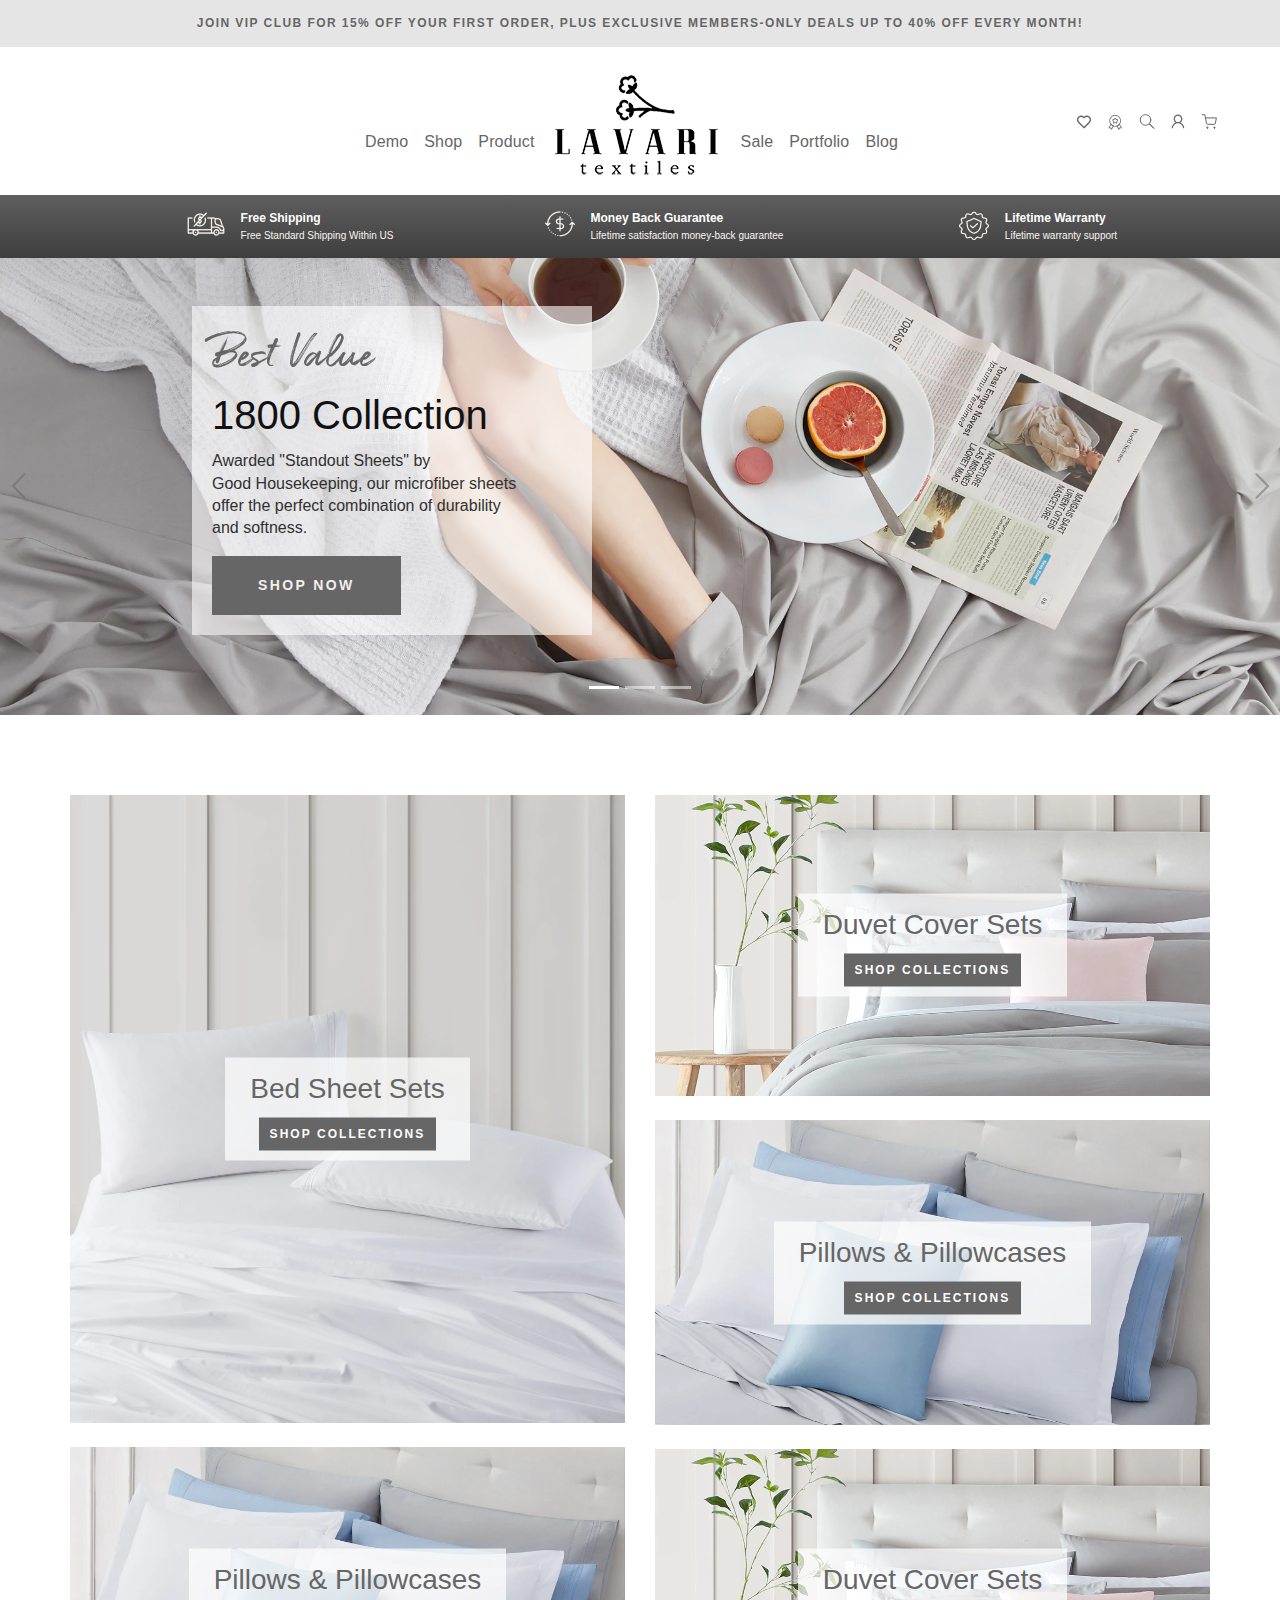
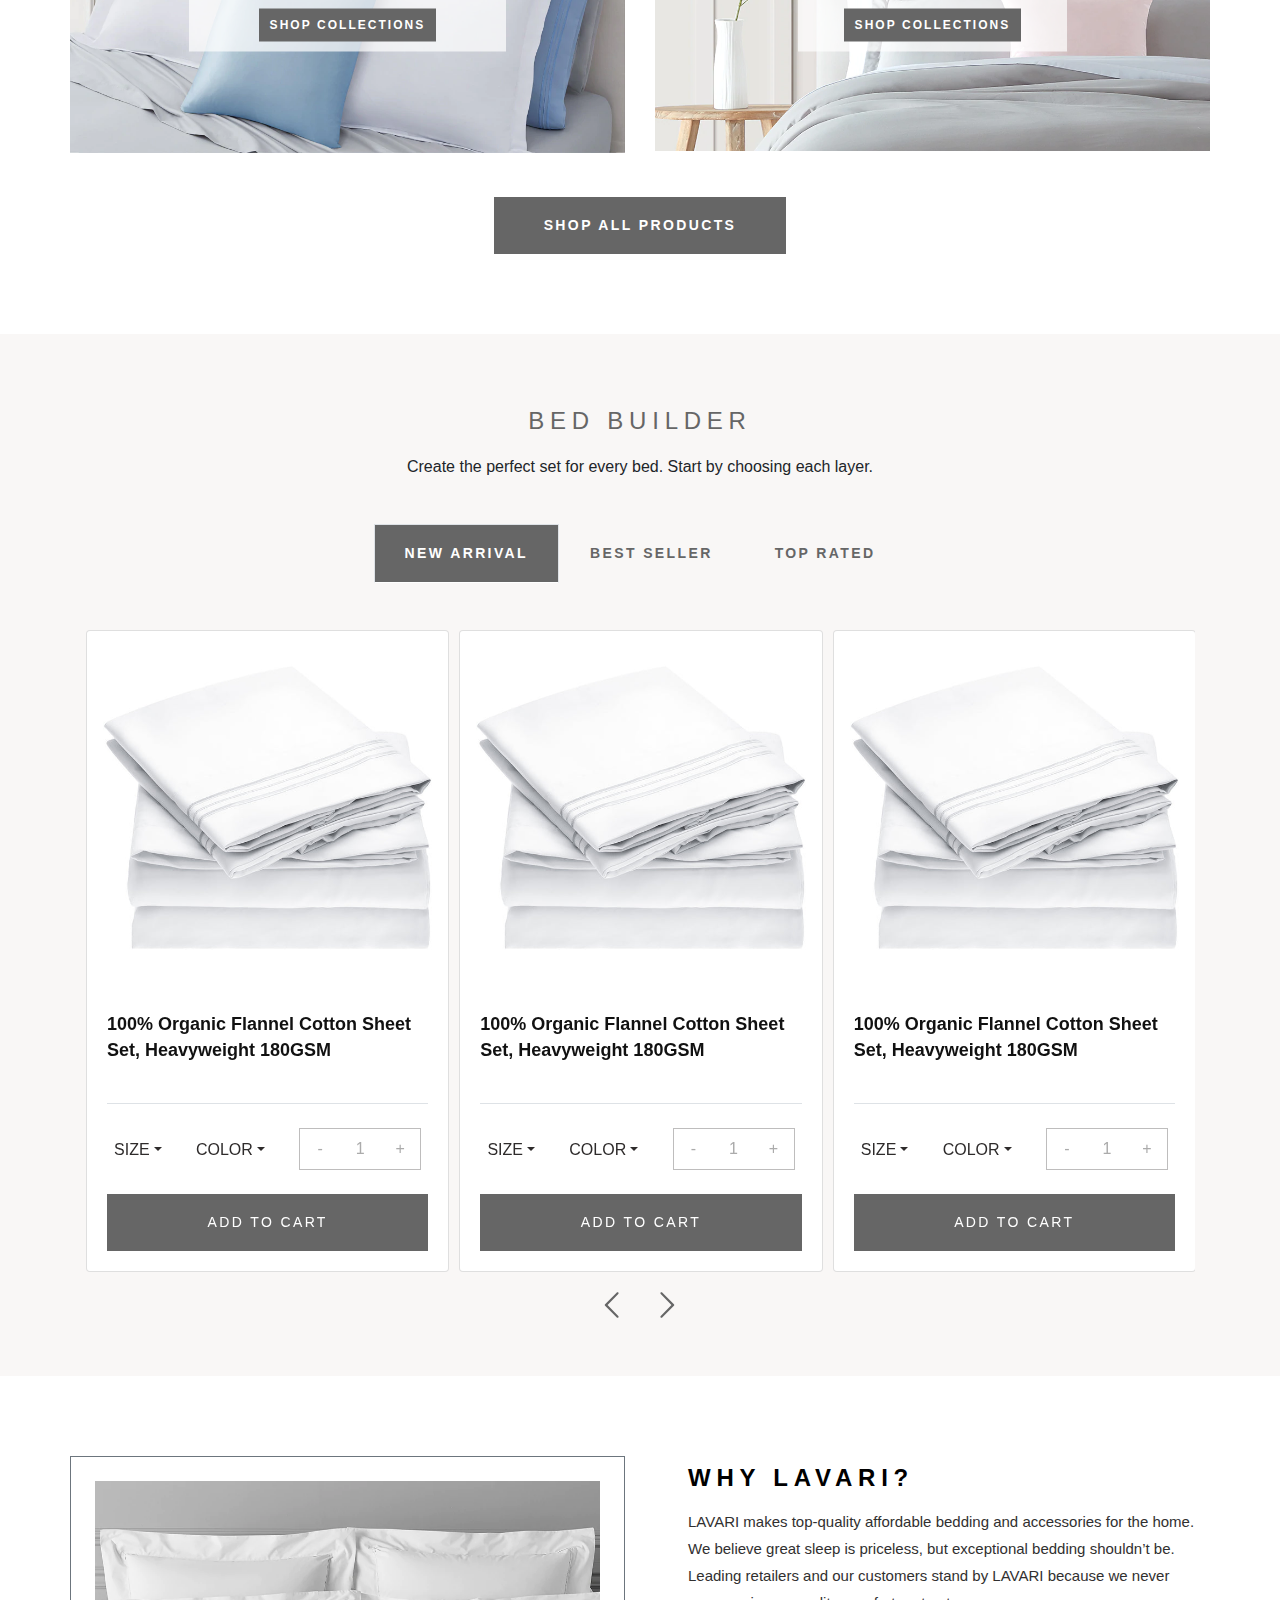
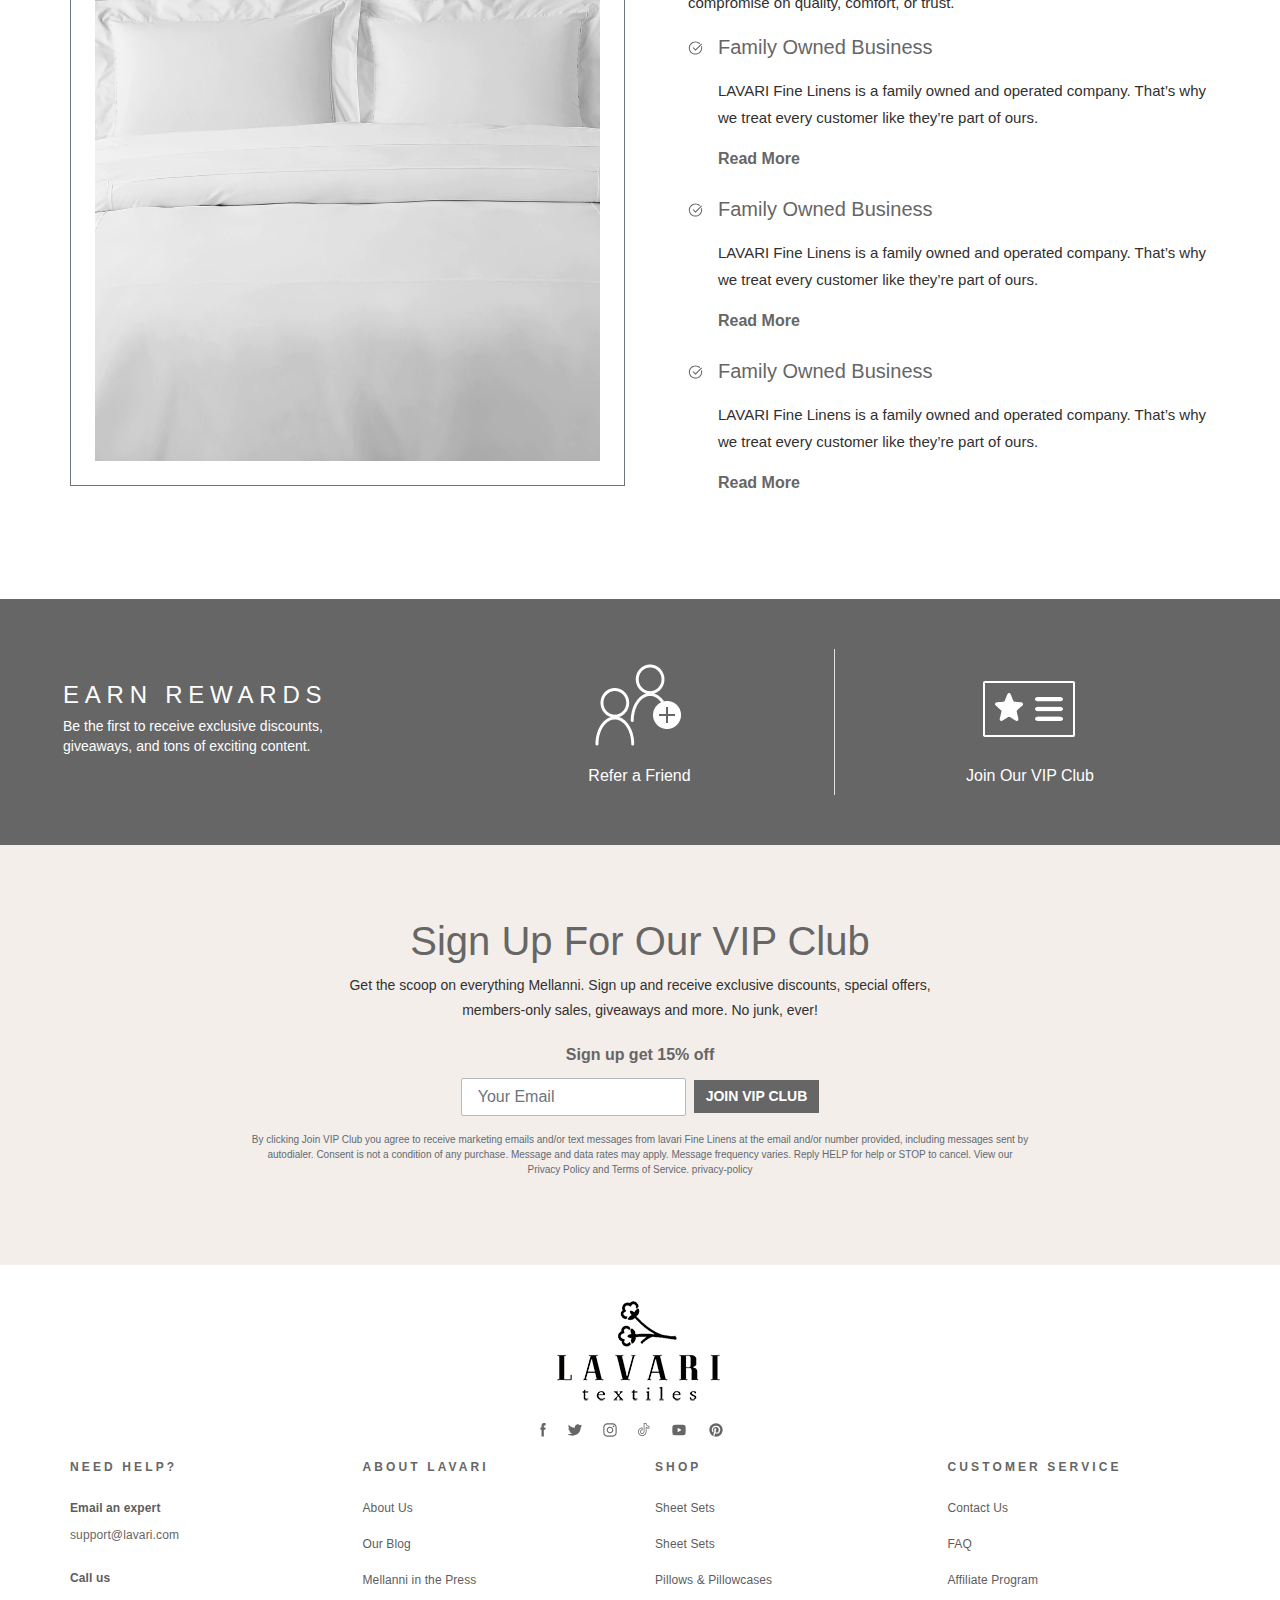
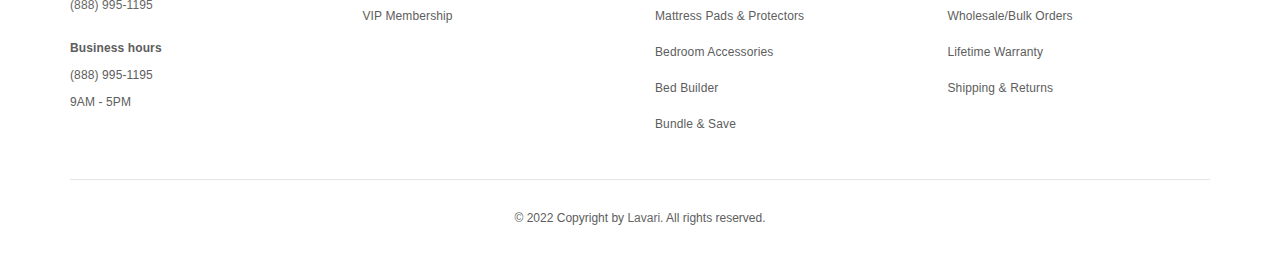
<file: index.html>
<!doctype html>
<html lang="en">
  <head>
    <!-- Required meta tags -->
    <meta charset="utf-8">
    <meta name="viewport" content="width=device-width, initial-scale=1, shrink-to-fit=no">

    <!-- Bootstrap CSS -->
    <link rel="stylesheet" href="css/bootstrap.min.css">
	<link rel="stylesheet" href="css/custom.css">
	<link rel="stylesheet" href="css/owl.carousel.min.css">
	

    <title>Lavari</title>
  </head>
  <body>
  
  <!-- Search modal start -->
  


<div class="modal fade search-modal" id="searchModal" tabindex="-1" aria-labelledby="exampleModalLabel" aria-hidden="true">
  <div class="modal-dialog modal-lg">
    <div class="modal-content">
      <div class="modal-header border-0">
        <button type="button" class="close" data-dismiss="modal" aria-label="Close">
          <span aria-hidden="true">&times;</span>
        </button>
      </div>
      <div class="modal-body">
        <form>
			<div class="input-group mb-3">
				<input type="text" class="form-control" placeholder="Search">
				<div class="input-group-append">
					<button class="btn search" type="button" id="button-addon2"><img src="img/search.svg"></button>
				</div>
			</div>
        </form>
      </div>
      <div class="modal-footer border-0">
        
      </div>
    </div>
  </div>
</div>
  <!-- Search modal end -->
  
  <div class="container-fluid p-0">
	<div class="header-top-bar text-center">
		<h6 class=""><a href="#">JOIN VIP CLUB FOR 15% OFF YOUR FIRST ORDER, PLUS EXCLUSIVE MEMBERS-ONLY DEALS UP TO 40% OFF EVERY MONTH!</small></a></h6>
	</div>
  </div>
  <div class="logo-desktop d-none">
  <a class="navbar-brand mx-auto d-block brand-logo" href="/">
	<img src="img/Lavari-Logo.png" width="190" height="112" class="d-inline-block align-top" alt="">
  </a>
  </div>

  <div class="container p-0">
  <nav class="navbar navbar-expand-lg navbar-light bg-white pl-0 pr-0">
  <button class="navbar-toggler" type="button" data-toggle="collapse" data-target="#navbarSupportedContent" aria-controls="navbarSupportedContent" aria-expanded="false" aria-label="Toggle navigation">
    <span class="navbar-toggler-icon"></span>
  </button>
  <div class="collapse navbar-collapse" id="navbarSupportedContent">
    <ul class="navbar-nav mx-auto header-nav">
      <li class="nav-item"><a class="nav-link" href="#">Demo</a></li>
      <li class="nav-item"><a class="nav-link" href="product_list.html">Shop</a></li>
	  <li class="nav-item"><a class="nav-link" href="product_detail.html">Product</a></li>
	  <li class="nav-item logo">
		<a class="navbar-brand mx-auto d-block brand-logo m-0" href="#">
			<img src="img/Lavari-Logo.png" width="190" height="112" class="d-inline-block align-top" alt="">
		</a>
	  </li>
	  <li class="nav-item"><a class="nav-link" href="#">Sale</a></li>
	  <li class="nav-item"><a class="nav-link" href="#">Portfolio</a></li>
	  <li class="nav-item"><a class="nav-link" href="#">Blog</a></li>
    </ul>
	
  </div>
  <ul class="navbar-nav nav-icons">
      <li class="nav-item">
        <a href="#" class="nav-link">
			<img src="img/eye.svg" alt="" title=""/>
		</a>
      </li>
      <li class="nav-item">
        <a href="#" class="nav-link">
			<img src="img/reward.svg" alt="" title=""/>
		</a>
      </li>
	  <li class="nav-item">
        <a href="#" class="nav-link" type="button" data-toggle="modal" data-target="#searchModal" data-whatever="">
			<img src="img/search.svg" alt="" title=""/>
		</a>
      </li>
	  <li class="nav-item">
        <a href="#" class="nav-link">
			<img src="img/admin.svg" alt="" title=""/>
		</a>
      </li>
	  <li class="nav-item">
        <a href="#" class="nav-link">
			<img src="img/cart.svg" alt="" title=""/>
		</a>
      </li>
    </ul>
</nav>	
</div>


<!--key features start-->
<div class="container-fluid p-0 key_features">
	<div class="container">
	  <div class="row pt-3 pb-3 pl-5">
		<div class="col-12 col-lg key_box justify-content-center d-flex">
		  <div class="float-left image">
		  <img src="img/bus.png" title="" alt="">
		  </div>
		  <div class="float-left ml-3"><h6><a href="#">Free Shipping<span class="d-block">Free Standard Shipping Within US</span></a></h6></div>
		</div>
		<div class="col-12 col-lg key_box justify-content-center d-flex">
		  <div class="float-left image">
		  <img src="img/money.png" title="" alt="">
		  </div>
		  <div class="float-left ml-3"><h6><a href="#">Money Back Guarantee<span class="d-block">Lifetime satisfaction money-back guarantee</span></a></h6></div>
		</div>
		<div class="col-12 col-lg key_box justify-content-center d-flex">
		  <div class="float-left image">
		  <img src="img/warranty.png" title="" alt="">
		  </div>
		  <div class="float-left ml-3"><h6><a href="#">Lifetime Warranty<span class="d-block">Lifetime warranty support</span></a></h6></div>
		</div>
	  </div>
	</div>
</div>
<!--key features end-->

<!--slider start-->
<div id="carouselExampleIndicators" class="carousel slide" data-ride="carousel">
  <ol class="carousel-indicators">
    <li data-target="#carouselExampleIndicators" data-slide-to="0" class="active"></li>
    <li data-target="#carouselExampleIndicators" data-slide-to="1"></li>
    <li data-target="#carouselExampleIndicators" data-slide-to="2"></li>
  </ol>
  <div>
  
  </div>
  <div class="carousel-inner">
    <div class="carousel-item active">
      <img class="d-block w-100" src="img/1800-Collection-Hero-Slider-Image_2048x.jpg" alt="First slide">
	  <div class="carousel-caption d-none d-md-block text-left">
	  <h5>Best Value</h5>
	  <h3>1800 Collection</h3>
	  <p>Awarded "Standout Sheets" by<br>Good Housekeeping, our microfiber sheets<br> offer the perfect combination of durability<br> and softness.</p>
	  <button type="button" class="btn btn-primary btn-lg">SHOP NOW</button>
	  </div>
    </div>
    <div class="carousel-item">
      <img class="d-block w-100" src="img/Hero_Image_1_1512x.jpg" alt="Second slide">
	  <div class="carousel-caption d-none d-md-block text-left">
	  <h5>Best Value</h5>
	  <h3>1800 Collection</h3>
	  <p>Awarded "Standout Sheets" by<br>Good Housekeeping, our microfiber sheets<br> offer the perfect combination of durability<br> and softness.</p>
	  <button type="button" class="btn btn-primary btn-lg">SHOP NOW</button>
	  </div>
    </div>
    <div class="carousel-item">
      <img class="d-block w-100" src="img/Hero_Image_3_1512x.jpg" alt="Third slide">
	  <div class="carousel-caption d-none d-md-block text-left">
	  <h5>Best Value</h5>
	  <h3>1800 Collection</h3>
	  <p>Awarded "Standout Sheets" by<br>Good Housekeeping, our microfiber sheets<br> offer the perfect combination of durability<br> and softness.</p>
	  <button type="button" class="btn btn-primary btn-lg">SHOP NOW</button>
	  </div>
    </div>
  </div>
  
  <a class="carousel-control-prev" href="#carouselExampleIndicators" role="button" data-slide="prev">
    <span class="carousel-control-prev-icon" aria-hidden="true"></span>
    <span class="sr-only">Previous</span>
  </a>
  <a class="carousel-control-next" href="#carouselExampleIndicators" role="button" data-slide="next">
    <span class="carousel-control-next-icon" aria-hidden="true"></span>
    <span class="sr-only">Next</span>
  </a>
</div>
<!--slider end-->

<!--featured collection start-->
<div class="container">
  <div class="row featured_collection">
  
    <div class="col=6 col-lg-6">
		<div class="featured_collection_box d-block mb-4">
			<a href="product_list.html" title=""><img src="img/Category-Image---Sheets-Sets.jpg" title="" alt="" class="img-fluid"> </a>   
			<div class="featured_collection_text">
				<div class="text-in">
				<h3><a href="product_list.html" title="">Bed Sheet Sets</a></h3>            
				<a href="product_list.html" title="" class="btn">Shop Collections</a>
				</div>
			</div>
		</div>
		<div class="featured_collection_box d-block mb-4">
			<a href="product_list.html" title=""><img src="img/Pillows-and-Pillowcases-Cat-Image5.jpg" title="" alt="" class="img-fluid"> </a>   
			<div class="featured_collection_text">
				<div class="text-in">
				<h3><a href="product_list.html" title="">Pillows & Pillowcases</a></h3>            
				<a href="product_list.html" title="" class="btn">Shop Collections</a>
				</div>
			</div>
	    </div>
    </div>
	
    <div class="col=6 col-lg-6">
      <div class="featured_collection_box d-block mb-4">
			<a href="product_list.html" title=""><img src="img/Category-Image---Duvet-Cover-Sets2.jpg" title="" alt="" class="img-fluid"> </a>   
			<div class="featured_collection_text">
				<div class="text-in">
				<h3><a href="product_list.html" title="">Duvet Cover Sets</a></h3>            
				<a href="product_list.html" title="" class="btn">Shop Collections</a>
				</div>
			</div>
	  </div>
	  <div class="featured_collection_box d-block mb-4">
			<a href="product_list.html" title=""><img src="img/Pillows-and-Pillowcases-Cat-Image5.jpg" title="" alt="" class="img-fluid"> </a>   
			<div class="featured_collection_text">
				<div class="text-in">
				<h3><a href="product_list.html" title="">Pillows & Pillowcases</a></h3>            
				<a href="product_list.html" title="" class="btn">Shop Collections</a>
				</div>
			</div>
	  </div>
	  <div class="featured_collection_box d-block mb-4">
			<a href="product_list.html" title=""><img src="img/Category-Image---Duvet-Cover-Sets2.jpg" title="" alt="" class="img-fluid"> </a>   
			<div class="featured_collection_text">
				<div class="text-in">
				<h3><a href="product_list.html" title="">Duvet Cover Sets</a></h3>            
				<a href="product_list.html" title="" class="btn">Shop Collections</a>
				</div>
			</div>
	  </div>	  
    </div>
	<div class="col-md-12 text-center feat_coll_btn">
		<a href="product_list.html" class="btn btn-primary btn-lg" role="button" aria-pressed="true">shop all products</a>
	</div>
  </div>
  
</div>
<!--featured collection end-->

<!--nav and tabs start-->
<div class="container-fluid nav_tabs_wrapper products-slider">
<div class="container">
	<h3 class="text-center">BED BUILDER</h3>
	<p class="text-center">Create the perfect set for every bed. Start by choosing each layer.</p>
	<ul class="nav nav-tabs justify-content-center mt-5 mb-5 border-0" id="myTab" role="tablist">
		<li class="nav-item">
			<a class="nav-link active" id="new-arrival-tab" data-toggle="tab" href="#home" role="tab" aria-controls="home" aria-selected="true">New Arrival</a>
		</li>
		<li class="nav-item">
			<a class="nav-link" id="best-seller-tab" data-toggle="tab" href="#profile" role="tab" aria-controls="profile" aria-selected="false">Best Seller</a>
		</li>
		<li class="nav-item">
			<a class="nav-link" id="top-rated-tab" data-toggle="tab" href="#contact" role="tab" aria-controls="contact" aria-selected="false">Top Rated</a>
		</li>
	</ul>
	<div class="tab-content" id="myTabContent">
		
		<div class="tab-pane fade show active" id="home" role="tabpanel" aria-labelledby="new-arrival-tab">
		  <div class="container">
			<div class="large-12 columns">
				<div class="owl-carousel owl-theme">
						
					<!--Product-->
					<div class="card item">
						<img class="card-img-top p-3" src="img/Bed-Sheet-Set-MF-WHITE-05_grande.jpg" alt="">
						<div class="card-body">
							<h5 class="card-title border-bottom mt-0 pb-3">100% Organic Flannel Cotton Sheet Set, Heavyweight 180GSM</h5>
							<!--Size dropdown-->
							<div class="d-flex ">
							<div class="dropdown show d-inline size">
								<a class="dropdown-toggle" href="#" role="button" id="dropdownMenuLink" data-toggle="dropdown" aria-haspopup="true" aria-expanded="false">SIZE</a>
								<div class="dropdown-menu">
									<ul class="mb-2">
										<h6 class="mt-2">Select Size</h6>                            	
										<li><label>Twin</label></li>
										<li><label>Twin XL</label></li>
										<li><label>Full</label></li>
										<li><label>Queen</label></li>
									</ul>
								</div>
							</div>
							<!--Color dropdown-->
							<div class="dropdown show d-inline color">
								<a class="dropdown-toggle" href="#" role="button" id="" data-toggle="dropdown" aria-haspopup="true" aria-expanded="false">COLOR</a>
								<div class="dropdown-menu">
									<ul class="mb-2">
										<h6 class="mt-2">Select Size</h6>                            	
										<li><label class="gray" title="Gray"></label></li>
										<li><label class="black" title="Black"></label></li>
										<li><label class="blue" title="Blue hydrangea"></label></li>
										<li><label class="brown" title="Brown"></label></li>
									</ul>
								</div>
							</div>
							<!--Product quantity-->
							<div class="product-quantity-box">
								<div class="product-quantity">
									<input class="sub" type="button" value="-" tabindex="0">
									<input type="number" id="" name="quantity" value="1" class="" tabindex="0">            
									<input class="add" type="button" value="+" tabindex="0">                  
								</div>
							</div>
							</div>
							<div class="btn-addcart mt-4">
								<a href="#" class="">Add To Cart</a>
							</div>
						</div>
					</div>
					
					<!--Product-->
					<div class="card item">
						<img class="card-img-top p-3" src="img/Bed-Sheet-Set-MF-WHITE-05_grande.jpg" alt="">
						<div class="card-body">
							<h5 class="card-title border-bottom mt-0 pb-3">100% Organic Flannel Cotton Sheet Set, Heavyweight 180GSM</h5>
							<!--Size dropdown-->
							<div class="d-flex ">
							<div class="dropdown show d-inline size">
								<a class="dropdown-toggle" href="#" role="button" id="dropdownMenuLink" data-toggle="dropdown" aria-haspopup="true" aria-expanded="false">SIZE</a>
								<div class="dropdown-menu">
									<ul class="mb-2">
										<h6 class="mt-2">Select Size</h6>                            	
										<li><label>Twin</label></li>
										<li><label>Twin XL</label></li>
										<li><label>Full</label></li>
										<li><label>Queen</label></li>
									</ul>
								</div>
							</div>
							<!--Color dropdown-->
							<div class="dropdown show d-inline color">
								<a class="dropdown-toggle" href="#" role="button" id="" data-toggle="dropdown" aria-haspopup="true" aria-expanded="false">COLOR</a>
								<div class="dropdown-menu">
									<ul class="mb-2">
										<h6 class="mt-2">Select Size</h6>                            	
										<li><label class="gray" title="Gray"></label></li>
										<li><label class="black" title="Black"></label></li>
										<li><label class="blue" title="Blue hydrangea"></label></li>
										<li><label class="brown" title="Brown"></label></li>
									</ul>
								</div>
							</div>
							<!--Product quantity-->
							<div class="product-quantity-box">
								<div class="product-quantity">
									<input class="sub" type="button" value="-" tabindex="0">
									<input type="number" id="" name="quantity" value="1" class="" tabindex="0">            
									<input class="add" type="button" value="+" tabindex="0">                  
								</div>
							</div>
							</div>
							<div class="btn-addcart mt-4">
								<a href="#" class="">Add To Cart</a>
							</div>
						</div>
					</div>
					
					<!--Product-->
					<div class="card item">
						<img class="card-img-top p-3" src="img/Bed-Sheet-Set-MF-WHITE-05_grande.jpg" alt="">
						<div class="card-body">
							<h5 class="card-title border-bottom mt-0 pb-3">100% Organic Flannel Cotton Sheet Set, Heavyweight 180GSM</h5>
							<!--Size dropdown-->
							<div class="d-flex ">
							<div class="dropdown show d-inline size">
								<a class="dropdown-toggle" href="#" role="button" id="dropdownMenuLink" data-toggle="dropdown" aria-haspopup="true" aria-expanded="false">SIZE</a>
								<div class="dropdown-menu">
									<ul class="mb-2">
										<h6 class="mt-2">Select Size</h6>                            	
										<li><label>Twin</label></li>
										<li><label>Twin XL</label></li>
										<li><label>Full</label></li>
										<li><label>Queen</label></li>
									</ul>
								</div>
							</div>
							<!--Color dropdown-->
							<div class="dropdown show d-inline color">
								<a class="dropdown-toggle" href="#" role="button" id="" data-toggle="dropdown" aria-haspopup="true" aria-expanded="false">COLOR</a>
								<div class="dropdown-menu">
									<ul class="mb-2">
										<h6 class="mt-2">Select Size</h6>                            	
										<li><label class="gray" title="Gray"></label></li>
										<li><label class="black" title="Black"></label></li>
										<li><label class="blue" title="Blue hydrangea"></label></li>
										<li><label class="brown" title="Brown"></label></li>
									</ul>
								</div>
							</div>
							<!--Product quantity-->
							<div class="product-quantity-box">
								<div class="product-quantity">
									<input class="sub" type="button" value="-" tabindex="0">
									<input type="number" id="" name="quantity" value="1" class="" tabindex="0">            
									<input class="add" type="button" value="+" tabindex="0">                  
								</div>
							</div>
							</div>
							<div class="btn-addcart mt-4">
								<a href="#" class="">Add To Cart</a>
							</div>
						</div>
					</div>
					
					<!--Product-->
					<div class="card item">
						<img class="card-img-top p-3" src="img/Bed-Sheet-Set-MF-WHITE-05_grande.jpg" alt="">
						<div class="card-body">
							<h5 class="card-title border-bottom mt-0 pb-3">100% Organic Flannel Cotton Sheet Set, Heavyweight 180GSM</h5>
							<!--Size dropdown-->
							<div class="d-flex ">
							<div class="dropdown show d-inline size">
								<a class="dropdown-toggle" href="#" role="button" id="dropdownMenuLink" data-toggle="dropdown" aria-haspopup="true" aria-expanded="false">SIZE</a>
								<div class="dropdown-menu">
									<ul class="mb-2">
										<h6 class="mt-2">Select Size</h6>                            	
										<li><label>Twin</label></li>
										<li><label>Twin XL</label></li>
										<li><label>Full</label></li>
										<li><label>Queen</label></li>
									</ul>
								</div>
							</div>
							<!--Color dropdown-->
							<div class="dropdown show d-inline color">
								<a class="dropdown-toggle" href="#" role="button" id="" data-toggle="dropdown" aria-haspopup="true" aria-expanded="false">COLOR</a>
								<div class="dropdown-menu">
									<ul class="mb-2">
										<h6 class="mt-2">Select Size</h6>                            	
										<li><label class="gray" title="Gray"></label></li>
										<li><label class="black" title="Black"></label></li>
										<li><label class="blue" title="Blue hydrangea"></label></li>
										<li><label class="brown" title="Brown"></label></li>
									</ul>
								</div>
							</div>
							<!--Product quantity-->
							<div class="product-quantity-box">
								<div class="product-quantity">
									<input class="sub" type="button" value="-" tabindex="0">
									<input type="number" id="" name="quantity" value="1" class="" tabindex="0">            
									<input class="add" type="button" value="+" tabindex="0">                  
								</div>
							</div>
							</div>
							<div class="btn-addcart mt-4">
								<a href="#" class="">Add To Cart</a>
							</div>
						</div>
					</div>

				</div>
			</div>
			
			</div><!--container end-->
		</div><!--Tab one end-->
		
		
		<div class="tab-pane fade" id="profile" role="tabpanel" aria-labelledby="best-seller-tab">
			<div class="container">
			<div class="large-12 columns">
				<div class="owl-carousel owl-theme">
						
					<!--Product-->
					<div class="card item">
						<img class="card-img-top p-3" src="img/Bed-Sheet-Set-MF-WHITE-05_grande.jpg" alt="">
						<div class="card-body">
							<h5 class="card-title border-bottom mt-0 pb-3">100% Organic Flannel Cotton Sheet Set, Heavyweight 180GSM</h5>
							<!--Size dropdown-->
							<div class="d-flex ">
							<div class="dropdown show d-inline size">
								<a class="dropdown-toggle" href="#" role="button" id="dropdownMenuLink" data-toggle="dropdown" aria-haspopup="true" aria-expanded="false">SIZE</a>
								<div class="dropdown-menu">
									<ul class="mb-2">
										<h6 class="mt-2">Select Size</h6>                            	
										<li><label>Twin</label></li>
										<li><label>Twin XL</label></li>
										<li><label>Full</label></li>
										<li><label>Queen</label></li>
									</ul>
								</div>
							</div>
							<!--Color dropdown-->
							<div class="dropdown show d-inline color">
								<a class="dropdown-toggle" href="#" role="button" id="" data-toggle="dropdown" aria-haspopup="true" aria-expanded="false">COLOR</a>
								<div class="dropdown-menu">
									<ul class="mb-2">
										<h6 class="mt-2">Select Size</h6>                            	
										<li><label class="gray" title="Gray"></label></li>
										<li><label class="black" title="Black"></label></li>
										<li><label class="blue" title="Blue hydrangea"></label></li>
										<li><label class="brown" title="Brown"></label></li>
									</ul>
								</div>
							</div>
							<!--Product quantity-->
							<div class="product-quantity-box">
								<div class="product-quantity">
									<input class="sub" type="button" value="-" tabindex="0">
									<input type="number" id="" name="quantity" value="1" class="" tabindex="0">            
									<input class="add" type="button" value="+" tabindex="0">                  
								</div>
							</div>
							</div>
							<div class="btn-addcart mt-4">
								<a href="#" class="">Add To Cart</a>
							</div>
						</div>
					</div>
					
					<!--Product-->
					<div class="card item">
						<img class="card-img-top p-3" src="img/Bed-Sheet-Set-MF-WHITE-05_grande.jpg" alt="">
						<div class="card-body">
							<h5 class="card-title border-bottom mt-0 pb-3">100% Organic Flannel Cotton Sheet Set, Heavyweight 180GSM</h5>
							<!--Size dropdown-->
							<div class="d-flex ">
							<div class="dropdown show d-inline size">
								<a class="dropdown-toggle" href="#" role="button" id="dropdownMenuLink" data-toggle="dropdown" aria-haspopup="true" aria-expanded="false">SIZE</a>
								<div class="dropdown-menu">
									<ul class="mb-2">
										<h6 class="mt-2">Select Size</h6>                            	
										<li><label>Twin</label></li>
										<li><label>Twin XL</label></li>
										<li><label>Full</label></li>
										<li><label>Queen</label></li>
									</ul>
								</div>
							</div>
							<!--Color dropdown-->
							<div class="dropdown show d-inline color">
								<a class="dropdown-toggle" href="#" role="button" id="" data-toggle="dropdown" aria-haspopup="true" aria-expanded="false">COLOR</a>
								<div class="dropdown-menu">
									<ul class="mb-2">
										<h6 class="mt-2">Select Size</h6>                            	
										<li><label class="gray" title="Gray"></label></li>
										<li><label class="black" title="Black"></label></li>
										<li><label class="blue" title="Blue hydrangea"></label></li>
										<li><label class="brown" title="Brown"></label></li>
									</ul>
								</div>
							</div>
							<!--Product quantity-->
							<div class="product-quantity-box">
								<div class="product-quantity">
									<input class="sub" type="button" value="-" tabindex="0">
									<input type="number" id="" name="quantity" value="1" class="" tabindex="0">            
									<input class="add" type="button" value="+" tabindex="0">                  
								</div>
							</div>
							</div>
							<div class="btn-addcart mt-4">
								<a href="#" class="">Add To Cart</a>
							</div>
						</div>
					</div>
					
					<!--Product-->
					<div class="card item">
						<img class="card-img-top p-3" src="img/Bed-Sheet-Set-MF-WHITE-05_grande.jpg" alt="">
						<div class="card-body">
							<h5 class="card-title border-bottom mt-0 pb-3">100% Organic Flannel Cotton Sheet Set, Heavyweight 180GSM</h5>
							<!--Size dropdown-->
							<div class="d-flex ">
							<div class="dropdown show d-inline size">
								<a class="dropdown-toggle" href="#" role="button" id="dropdownMenuLink" data-toggle="dropdown" aria-haspopup="true" aria-expanded="false">SIZE</a>
								<div class="dropdown-menu">
									<ul class="mb-2">
										<h6 class="mt-2">Select Size</h6>                            	
										<li><label>Twin</label></li>
										<li><label>Twin XL</label></li>
										<li><label>Full</label></li>
										<li><label>Queen</label></li>
									</ul>
								</div>
							</div>
							<!--Color dropdown-->
							<div class="dropdown show d-inline color">
								<a class="dropdown-toggle" href="#" role="button" id="" data-toggle="dropdown" aria-haspopup="true" aria-expanded="false">COLOR</a>
								<div class="dropdown-menu">
									<ul class="mb-2">
										<h6 class="mt-2">Select Size</h6>                            	
										<li><label class="gray" title="Gray"></label></li>
										<li><label class="black" title="Black"></label></li>
										<li><label class="blue" title="Blue hydrangea"></label></li>
										<li><label class="brown" title="Brown"></label></li>
									</ul>
								</div>
							</div>
							<!--Product quantity-->
							<div class="product-quantity-box">
								<div class="product-quantity">
									<input class="sub" type="button" value="-" tabindex="0">
									<input type="number" id="" name="quantity" value="1" class="" tabindex="0">            
									<input class="add" type="button" value="+" tabindex="0">                  
								</div>
							</div>
							</div>
							<div class="btn-addcart mt-4">
								<a href="#" class="">Add To Cart</a>
							</div>
						</div>
					</div>
					
					<!--Product-->
					<div class="card item">
						<img class="card-img-top p-3" src="img/Bed-Sheet-Set-MF-WHITE-05_grande.jpg" alt="">
						<div class="card-body">
							<h5 class="card-title border-bottom mt-0 pb-3">100% Organic Flannel Cotton Sheet Set, Heavyweight 180GSM</h5>
							<!--Size dropdown-->
							<div class="d-flex ">
							<div class="dropdown show d-inline size">
								<a class="dropdown-toggle" href="#" role="button" id="dropdownMenuLink" data-toggle="dropdown" aria-haspopup="true" aria-expanded="false">SIZE</a>
								<div class="dropdown-menu">
									<ul class="mb-2">
										<h6 class="mt-2">Select Size</h6>                            	
										<li><label>Twin</label></li>
										<li><label>Twin XL</label></li>
										<li><label>Full</label></li>
										<li><label>Queen</label></li>
									</ul>
								</div>
							</div>
							<!--Color dropdown-->
							<div class="dropdown show d-inline color">
								<a class="dropdown-toggle" href="#" role="button" id="" data-toggle="dropdown" aria-haspopup="true" aria-expanded="false">COLOR</a>
								<div class="dropdown-menu">
									<ul class="mb-2">
										<h6 class="mt-2">Select Size</h6>                            	
										<li><label class="gray" title="Gray"></label></li>
										<li><label class="black" title="Black"></label></li>
										<li><label class="blue" title="Blue hydrangea"></label></li>
										<li><label class="brown" title="Brown"></label></li>
									</ul>
								</div>
							</div>
							<!--Product quantity-->
							<div class="product-quantity-box">
								<div class="product-quantity">
									<input class="sub" type="button" value="-" tabindex="0">
									<input type="number" id="" name="quantity" value="1" class="" tabindex="0">            
									<input class="add" type="button" value="+" tabindex="0">                  
								</div>
							</div>
							</div>
							<div class="btn-addcart mt-4">
								<a href="#" class="">Add To Cart</a>
							</div>
						</div>
					</div>

				</div>
			</div>
			
			</div><!--container end-->
		</div><!--Tab two end-->
		<div class="tab-pane fade" id="contact" role="tabpanel" aria-labelledby="top-rated-tab">
			<div class="container">
			<div class="large-12 columns">
				<div class="owl-carousel owl-theme">
						
					<!--Product-->
					<div class="card item">
						<img class="card-img-top p-3" src="img/Bed-Sheet-Set-MF-WHITE-05_grande.jpg" alt="">
						<div class="card-body">
							<h5 class="card-title border-bottom mt-0 pb-3">100% Organic Flannel Cotton Sheet Set, Heavyweight 180GSM</h5>
							<!--Size dropdown-->
							<div class="d-flex ">
							<div class="dropdown show d-inline size">
								<a class="dropdown-toggle" href="#" role="button" id="dropdownMenuLink" data-toggle="dropdown" aria-haspopup="true" aria-expanded="false">SIZE</a>
								<div class="dropdown-menu">
									<ul class="mb-2">
										<h6 class="mt-2">Select Size</h6>                            	
										<li><label>Twin</label></li>
										<li><label>Twin XL</label></li>
										<li><label>Full</label></li>
										<li><label>Queen</label></li>
									</ul>
								</div>
							</div>
							<!--Color dropdown-->
							<div class="dropdown show d-inline color">
								<a class="dropdown-toggle" href="#" role="button" id="" data-toggle="dropdown" aria-haspopup="true" aria-expanded="false">COLOR</a>
								<div class="dropdown-menu">
									<ul class="mb-2">
										<h6 class="mt-2">Select Size</h6>                            	
										<li><label class="gray" title="Gray"></label></li>
										<li><label class="black" title="Black"></label></li>
										<li><label class="blue" title="Blue hydrangea"></label></li>
										<li><label class="brown" title="Brown"></label></li>
									</ul>
								</div>
							</div>
							<!--Product quantity-->
							<div class="product-quantity-box">
								<div class="product-quantity">
									<input class="sub" type="button" value="-" tabindex="0">
									<input type="number" id="" name="quantity" value="1" class="" tabindex="0">            
									<input class="add" type="button" value="+" tabindex="0">                  
								</div>
							</div>
							</div>
							<div class="btn-addcart mt-4">
								<a href="#" class="">Add To Cart</a>
							</div>
						</div>
					</div>
					
					<!--Product-->
					<div class="card item">
						<img class="card-img-top p-3" src="img/Bed-Sheet-Set-MF-WHITE-05_grande.jpg" alt="">
						<div class="card-body">
							<h5 class="card-title border-bottom mt-0 pb-3">100% Organic Flannel Cotton Sheet Set, Heavyweight 180GSM</h5>
							<!--Size dropdown-->
							<div class="d-flex ">
							<div class="dropdown show d-inline size">
								<a class="dropdown-toggle" href="#" role="button" id="dropdownMenuLink" data-toggle="dropdown" aria-haspopup="true" aria-expanded="false">SIZE</a>
								<div class="dropdown-menu">
									<ul class="mb-2">
										<h6 class="mt-2">Select Size</h6>                            	
										<li><label>Twin</label></li>
										<li><label>Twin XL</label></li>
										<li><label>Full</label></li>
										<li><label>Queen</label></li>
									</ul>
								</div>
							</div>
							<!--Color dropdown-->
							<div class="dropdown show d-inline color">
								<a class="dropdown-toggle" href="#" role="button" id="" data-toggle="dropdown" aria-haspopup="true" aria-expanded="false">COLOR</a>
								<div class="dropdown-menu">
									<ul class="mb-2">
										<h6 class="mt-2">Select Size</h6>                            	
										<li><label class="gray" title="Gray"></label></li>
										<li><label class="black" title="Black"></label></li>
										<li><label class="blue" title="Blue hydrangea"></label></li>
										<li><label class="brown" title="Brown"></label></li>
									</ul>
								</div>
							</div>
							<!--Product quantity-->
							<div class="product-quantity-box">
								<div class="product-quantity">
									<input class="sub" type="button" value="-" tabindex="0">
									<input type="number" id="" name="quantity" value="1" class="" tabindex="0">            
									<input class="add" type="button" value="+" tabindex="0">                  
								</div>
							</div>
							</div>
							<div class="btn-addcart mt-4">
								<a href="#" class="">Add To Cart</a>
							</div>
						</div>
					</div>
					
					<!--Product-->
					<div class="card item">
						<img class="card-img-top p-3" src="img/Bed-Sheet-Set-MF-WHITE-05_grande.jpg" alt="">
						<div class="card-body">
							<h5 class="card-title border-bottom mt-0 pb-3">100% Organic Flannel Cotton Sheet Set, Heavyweight 180GSM</h5>
							<!--Size dropdown-->
							<div class="d-flex ">
							<div class="dropdown show d-inline size">
								<a class="dropdown-toggle" href="#" role="button" id="dropdownMenuLink" data-toggle="dropdown" aria-haspopup="true" aria-expanded="false">SIZE</a>
								<div class="dropdown-menu">
									<ul class="mb-2">
										<h6 class="mt-2">Select Size</h6>                            	
										<li><label>Twin</label></li>
										<li><label>Twin XL</label></li>
										<li><label>Full</label></li>
										<li><label>Queen</label></li>
									</ul>
								</div>
							</div>
							<!--Color dropdown-->
							<div class="dropdown show d-inline color">
								<a class="dropdown-toggle" href="#" role="button" id="" data-toggle="dropdown" aria-haspopup="true" aria-expanded="false">COLOR</a>
								<div class="dropdown-menu">
									<ul class="mb-2">
										<h6 class="mt-2">Select Size</h6>                            	
										<li><label class="gray" title="Gray"></label></li>
										<li><label class="black" title="Black"></label></li>
										<li><label class="blue" title="Blue hydrangea"></label></li>
										<li><label class="brown" title="Brown"></label></li>
									</ul>
								</div>
							</div>
							<!--Product quantity-->
							<div class="product-quantity-box">
								<div class="product-quantity">
									<input class="sub" type="button" value="-" tabindex="0">
									<input type="number" id="" name="quantity" value="1" class="" tabindex="0">            
									<input class="add" type="button" value="+" tabindex="0">                  
								</div>
							</div>
							</div>
							<div class="btn-addcart mt-4">
								<a href="#" class="">Add To Cart</a>
							</div>
						</div>
					</div>
					
					<!--Product-->
					<div class="card item">
						<img class="card-img-top p-3" src="img/Bed-Sheet-Set-MF-WHITE-05_grande.jpg" alt="">
						<div class="card-body">
							<h5 class="card-title border-bottom mt-0 pb-3">100% Organic Flannel Cotton Sheet Set, Heavyweight 180GSM</h5>
							<!--Size dropdown-->
							<div class="d-flex ">
							<div class="dropdown show d-inline size">
								<a class="dropdown-toggle" href="#" role="button" id="dropdownMenuLink" data-toggle="dropdown" aria-haspopup="true" aria-expanded="false">SIZE</a>
								<div class="dropdown-menu">
									<ul class="mb-2">
										<h6 class="mt-2">Select Size</h6>                            	
										<li><label>Twin</label></li>
										<li><label>Twin XL</label></li>
										<li><label>Full</label></li>
										<li><label>Queen</label></li>
									</ul>
								</div>
							</div>
							<!--Color dropdown-->
							<div class="dropdown show d-inline color">
								<a class="dropdown-toggle" href="#" role="button" id="" data-toggle="dropdown" aria-haspopup="true" aria-expanded="false">COLOR</a>
								<div class="dropdown-menu">
									<ul class="mb-2">
										<h6 class="mt-2">Select Size</h6>                            	
										<li><label class="gray" title="Gray"></label></li>
										<li><label class="black" title="Black"></label></li>
										<li><label class="blue" title="Blue hydrangea"></label></li>
										<li><label class="brown" title="Brown"></label></li>
									</ul>
								</div>
							</div>
							<!--Product quantity-->
							<div class="product-quantity-box">
								<div class="product-quantity">
									<input class="sub" type="button" value="-" tabindex="0">
									<input type="number" id="" name="quantity" value="1" class="" tabindex="0">            
									<input class="add" type="button" value="+" tabindex="0">                  
								</div>
							</div>
							</div>
							<div class="btn-addcart mt-4">
								<a href="#" class="">Add To Cart</a>
							</div>
						</div>
					</div>

				</div>
			</div>
			
			</div><!--container end-->
		</div><!--Tab three end-->
	</div>
</div>
</div>
<!--nav and tabs end-->

<!-- why Lavari start-->
<div class="container why-lavari-wrap">
	<div class="row m-0">
		<div class="col-12 col-lg-6">
			<img src="img/home-why_mellanni.jpg" class="img-fluid p-4 border border-secondary" alt=""/>
		</div>
		<div class="col-12 col-lg-6 why-lavari-text pl-5">
			<h3>WHY LAVARI?</h3>			
			<p class="p-0">LAVARI makes top-quality affordable bedding and accessories for the home. We believe great sleep is priceless, but exceptional bedding shouldn’t be. Leading retailers and our customers stand by LAVARI because we never compromise on quality, comfort, or trust.</p>
			<div class="mb-4">
				<h4>Family Owned Business</h4>			
				<p class="">LAVARI Fine Linens is a family owned and operated company. That’s why we treat every customer like they’re part of ours.</p>
				<a href="#" class="">Read More</a>
			</div>
			<div class="mb-4">
				<h4>Family Owned Business</h4>			
				<p class="">LAVARI Fine Linens is a family owned and operated company. That’s why we treat every customer like they’re part of ours.</p>
				<a href="#" class="">Read More</a>
			</div>
			<div class="mb-4">
				<h4>Family Owned Business</h4>			
				<p class="">LAVARI Fine Linens is a family owned and operated company. That’s why we treat every customer like they’re part of ours.</p>
				<a href="#" class="">Read More</a>
			</div>
		</div>	
	</div>
</div>
<!-- why Lavari end-->   

<!-- call to action start-->

<div class="container-fluid call-action-wrap">
	<div class="container">
		<div class="bd-highlight row">
		  <div class="col-12 col-md-4 p-2 call-action-text pt-4">
			<h3>EARN REWARDS</h3>
			<p>Be the first to receive exclusive discounts,<br>giveaways, and tons of exciting content.</p>
		  </div>
		  <div class="col-6 col-md-4 p-2 call-action-icon text-center border-right">
			<a href="#">
			  <img src="img/refer_friend.png" title="" alt="">
			  <h4>Refer a Friend</h4>
			</a>
		  </div>
		  <div class="col-6 col-md-4 p-2 call-action-icon text-center">
			<a href="#">
			  <img src="img/loyalty_program.png" title="" alt="">
			  <h4>Join Our VIP Club</h4>
			</a>
		  </div>
		</div>
	</div>
</div>

<!-- call to action end-->

<!-- newsletter start-->
<div class="container-fluid newsletter">
	<div class="container">
		<div class="container">
			<div class="intro newsletter-text">
				<h1 class="text-center">Sign Up For Our VIP Club</h1>
				<p class="text-center">Get the scoop on everything Mellanni. Sign up and receive exclusive discounts, special offers,</br> members-only sales, giveaways and more. No junk, ever!</p>
			</div>
			<h4 class="text-center">Sign up get 15% off</h4>
			<form class="form-inline" method="post">
				<div class="form-group mx-auto">
				<input class="form-control" type="email" name="email" placeholder="Your Email">
				<button class="btn btn-primary ml-2" type="button">Join VIP Club</button>
				</div>
				<p class="disclaimer mt-3 mx-auto">By clicking Join VIP Club you agree to receive marketing emails and/or text messages from lavari Fine Linens at the email and/or number provided, including messages sent by autodialer. Consent is not a condition of any purchase. Message and data rates may apply. Message frequency varies. Reply HELP for help or STOP to cancel. View our Privacy Policy and Terms of Service. privacy-policy</p>
			</form>
		</div>
	</div>
</div>
<!-- newsletter end-->

<!-- footer start-->
<div class="container-fluid p-0 footer">
	<div class="container">
		<div class="text-center mt-4">
			<a class="brand-logo" href="/"><img src="img/Lavari-Logo.png" width="190" height="112" class="d-inline-block align-top" alt=""></a>
		</div>
		<div class="text-center mt-3 social-icon">
			<ul class="p-0">
			<li class="d-inline mr-3"><a class="" target="_blank" href="#"><img src="img/facebook.svg" title="" alt=""></a></li>
			<li class="d-inline mr-3"><a class="" target="_blank" href="#"><img src="img/twitter.svg" title="" alt=""></a></li>
			<li class="d-inline mr-3"><a class="" target="_blank" href="#"><img src="img/instagram.svg" title="" alt=""></a></li>
			<li class="d-inline mr-3"><a class="" target="_blank" href="#"><img src="img/tik-tok.svg" title="" alt="" class="tik-tok"></a></li>
			<li class="d-inline mr-3"><a class="" target="_blank" href="#"><img src="img/youtube.svg" title="" alt="" class="youtube"></a></li>
			<li class="d-inline mr-3"><a class="" target="_blank" href="#"><img src="img/pinterest.svg" title="" alt="" class="youtube"></a></li>
			</ul>
		</div>
		<div class="row footer-nav">
			<div class="col-12 col-md-3">
				<h5 class="mb-3">NEED HELP?</h5>
				<p>Email an expert<br><a href="#">support@lavari.com</a></p>
				<p>Call us<br><a href="#">(888) 995-1195</a></p>
				<p>Business hours<br>
					<span>(888) 995-1195<br>9AM - 5PM</span>
				</p>
			</div>
			<div class="col-12 col-md-3">
				<h5 class="mb-3">ABOUT LAVARI</h5>
				<ul>
					<li><a href="about.html">About Us</a></li>
					<li><a href="#">Our Blog</a></li>
					<li><a href="#">Mellanni in the Press</a></li>
					<li><a href="#">VIP Membership</a></li>
				</ul>
			</div>
			<div class="col-12 col-md-3">
				<h5 class="mb-3">SHOP</h5>
				<ul>
					<li><a href="#">Sheet Sets</a></li>
					<li><a href="#">Sheet Sets</a></li>
					<li><a href="#">Pillows & Pillowcases</a></li>
					<li><a href="#">Mattress Pads & Protectors</a></li>
					<li><a href="#">Bedroom Accessories</a></li>
					<li><a href="#">Bed Builder</a></li>
					<li><a href="#">Bundle & Save</a></li>
				</ul>
			</div>
			<div class="col-12 col-md-3">
				<h5 class="mb-3">CUSTOMER SERVICE</h5>
				<ul>
					<li><a href="#">Contact Us</a></li>
					<li><a href="#">FAQ</a></li>
					<li><a href="#">Affiliate Program</a></li>
					<li><a href="#">Wholesale/Bulk Orders</a></li>
					<li><a href="#">Lifetime Warranty</a></li>
					<li><a href="#">Shipping & Returns</a></li>
				</ul>
			</div>
		</div>
		<hr/>
		<div class="footer-copyright text-center py-3 mb-3">© 2022 Copyright by <a href="/">Lavari</a>. All rights reserved.</div>
	</div>
</div>
<!-- footer end-->
 
	
	
	
	<!-- Option 1: jQuery and Bootstrap Bundle (includes Popper) -->
	<script src="https://ajax.googleapis.com/ajax/libs/jquery/3.5.1/jquery.min.js"></script>
    <script src="js/bootstrap.bundle.min.js"></script>
	<script src="js/owl.carousel.js"></script>

  </body>
</html>

<script>
	
	$('.owl-carousel').owlCarousel({
		loop:true,
		margin:10,
		nav:true,
		responsive:{
			0:{
				items:1
			},
			768:{
				items:2
			},
			1000:{
				items:3
			}
		}
	});
</script>
<script>
	$('.add').click(function () {
		if ($(this).prev().val() < 99) {
		$(this).prev().val(+$(this).prev().val() + 1);
		}
	});
	$('.sub').click(function () {
		if ($(this).next().val() > 1) {
		if ($(this).next().val() > 1) $(this).next().val(+$(this).next().val() - 1);
		}
	});
</script>
</file>
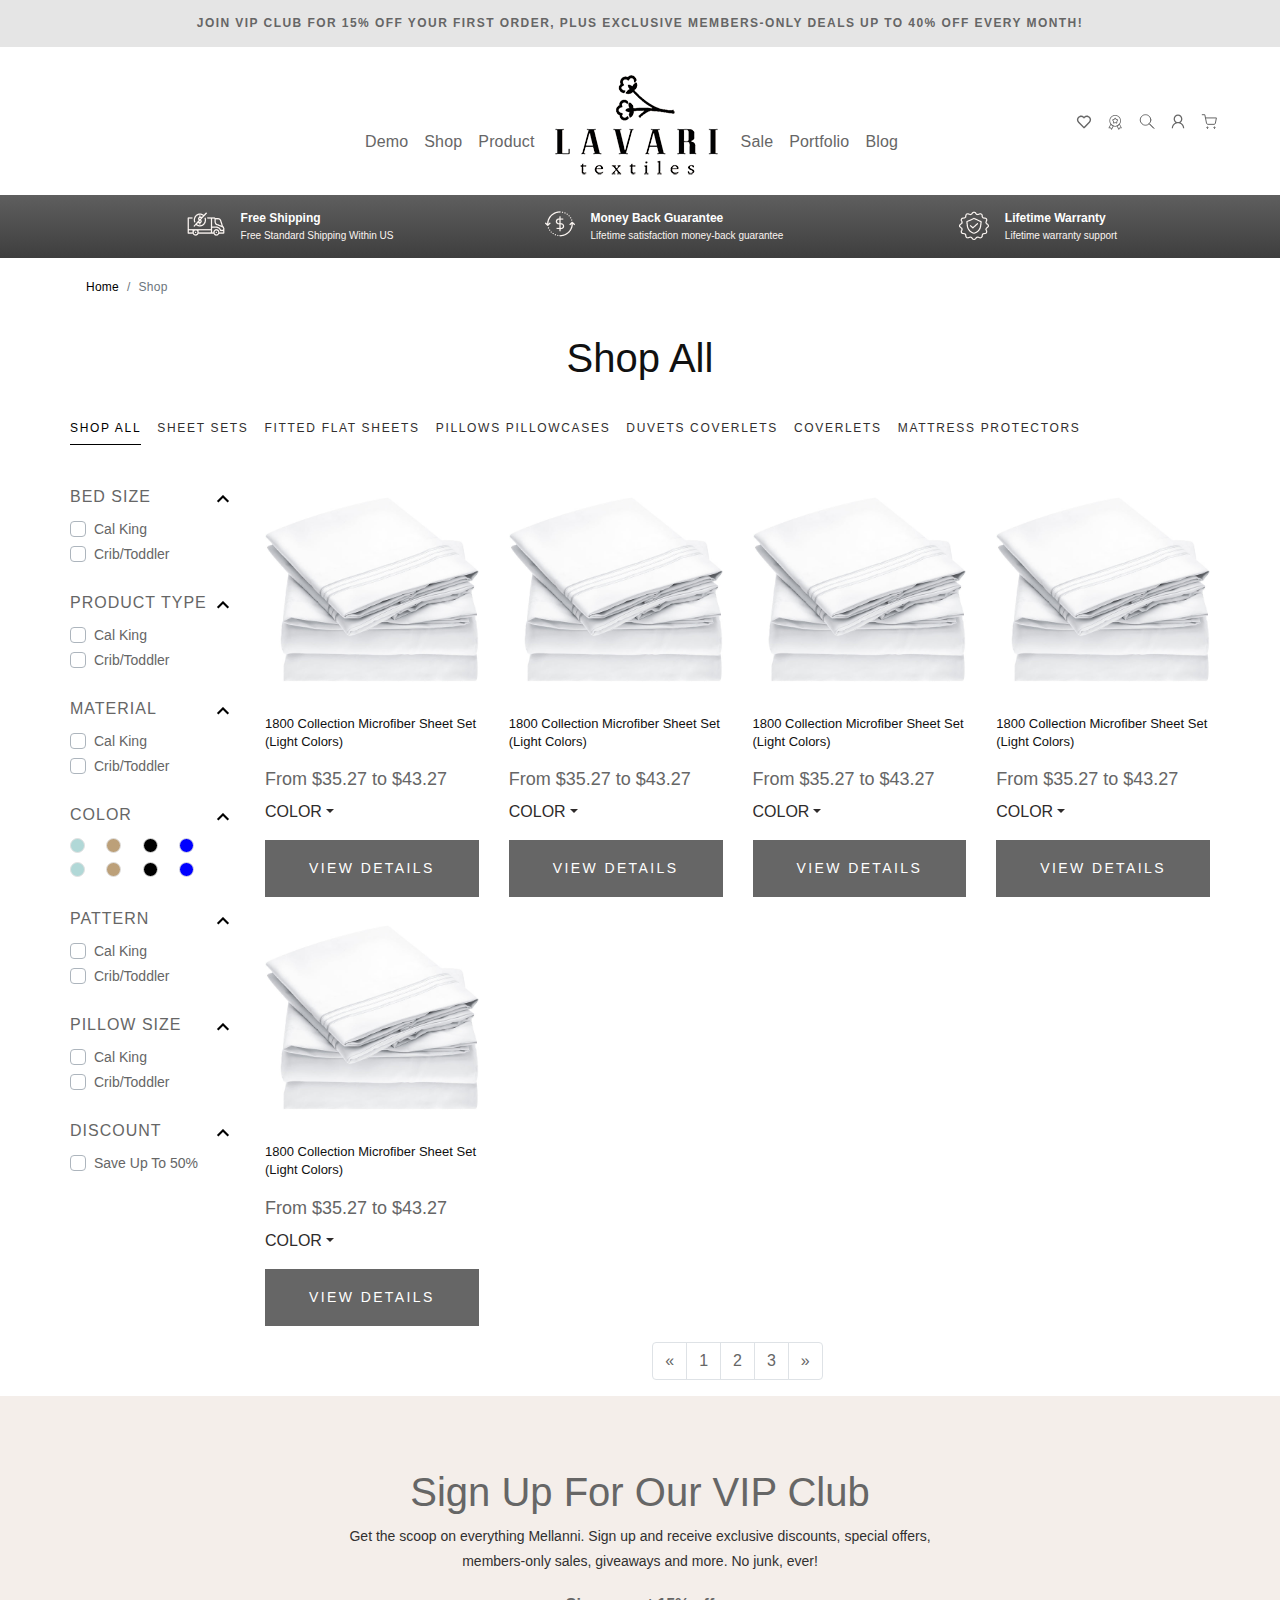
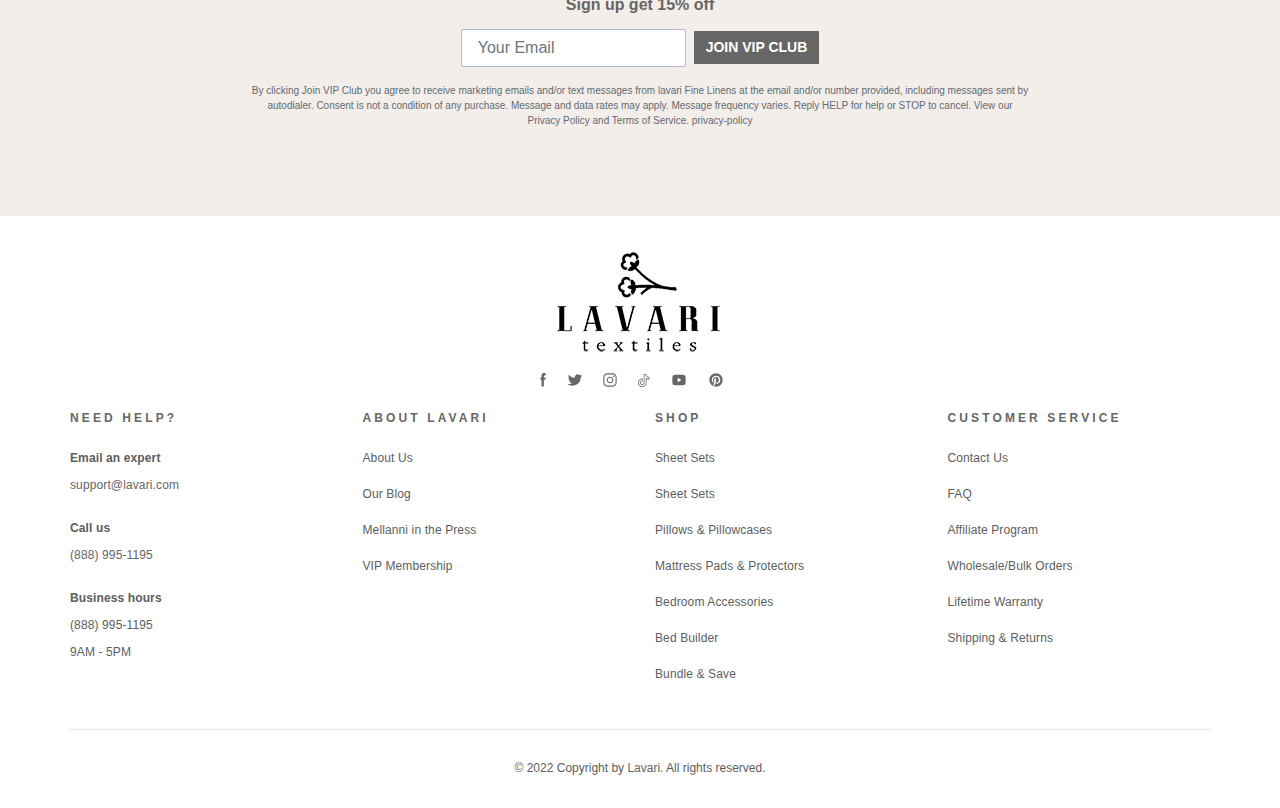
<file: product_list.html>
<!doctype html>
<html lang="en">
  <head>
    <!-- Required meta tags -->
    <meta charset="utf-8">
    <meta name="viewport" content="width=device-width, initial-scale=1, shrink-to-fit=no">

    <!-- Bootstrap CSS -->
    <link rel="stylesheet" href="css/bootstrap.min.css">
	<link rel="stylesheet" href="css/custom.css">
	<link rel="stylesheet" href="css/owl.carousel.min.css">
	

    <title>Lavari</title>
  </head>
  <body>
  
  <!-- Search modal start -->
  


<div class="modal fade search-modal" id="searchModal" tabindex="-1" aria-labelledby="exampleModalLabel" aria-hidden="true">
  <div class="modal-dialog modal-lg">
    <div class="modal-content">
      <div class="modal-header border-0">
        <button type="button" class="close" data-dismiss="modal" aria-label="Close">
          <span aria-hidden="true">&times;</span>
        </button>
      </div>
      <div class="modal-body">
        <form>
			<div class="input-group mb-3">
				<input type="text" class="form-control" placeholder="Search">
				<div class="input-group-append">
					<button class="btn search" type="button" id="button-addon2"><img src="img/search.svg"></button>
				</div>
			</div>
        </form>
      </div>
      <div class="modal-footer border-0">
        
      </div>
    </div>
  </div>
</div>
  <!-- Search modal end -->
  
  <div class="container-fluid p-0">
	<div class="header-top-bar text-center">
		<h6 class=""><a href="#">JOIN VIP CLUB FOR 15% OFF YOUR FIRST ORDER, PLUS EXCLUSIVE MEMBERS-ONLY DEALS UP TO 40% OFF EVERY MONTH!</small></a></h6>
	</div>
  </div>
  <div class="logo-desktop d-none">
  <a class="navbar-brand mx-auto d-block brand-logo" href="/">
	<img src="img/Lavari-Logo.png" width="190" height="112" class="d-inline-block align-top" alt="">
  </a>
  </div>

  <div class="container p-0 sticky-header">
  <nav class="navbar navbar-expand-lg navbar-light bg-white pl-0 pr-0">
  <button class="navbar-toggler" type="button" data-toggle="collapse" data-target="#navbarSupportedContent" aria-controls="navbarSupportedContent" aria-expanded="false" aria-label="Toggle navigation">
    <span class="navbar-toggler-icon"></span>
  </button>
  <div class="collapse navbar-collapse" id="navbarSupportedContent">
    <ul class="navbar-nav mx-auto header-nav">
      <li class="nav-item"><a class="nav-link" href="#">Demo</a></li>
      <li class="nav-item"><a class="nav-link" href="product_list.html">Shop</a></li>
	  <li class="nav-item"><a class="nav-link" href="product_detail.html">Product</a></li>
	  <li class="nav-item logo">
		<a class="navbar-brand mx-auto d-block brand-logo m-0" href="#">
			<img src="img/Lavari-Logo.png" width="190" height="112" class="d-inline-block align-top" alt="">
		</a>
	  </li>
	  <li class="nav-item"><a class="nav-link" href="#">Sale</a></li>
	  <li class="nav-item"><a class="nav-link" href="#">Portfolio</a></li>
	  <li class="nav-item"><a class="nav-link" href="#">Blog</a></li>
    </ul>
	
  </div>
  <ul class="navbar-nav nav-icons">
      <li class="nav-item">
        <a href="#" class="nav-link">
			<img src="img/eye.svg" alt="" title=""/>
		</a>
      </li>
      <li class="nav-item">
        <a href="#" class="nav-link">
			<img src="img/reward.svg" alt="" title=""/>
		</a>
      </li>
	  <li class="nav-item">
        <a href="#" class="nav-link" type="button" data-toggle="modal" data-target="#searchModal" data-whatever="">
			<img src="img/search.svg" alt="" title=""/>
		</a>
      </li>
	  <li class="nav-item">
        <a href="#" class="nav-link">
			<img src="img/admin.svg" alt="" title=""/>
		</a>
      </li>
	  <li class="nav-item">
        <a href="#" class="nav-link">
			<img src="img/cart.svg" alt="" title=""/>
		</a>
      </li>
    </ul>
</nav>	
</div>


<!--key features start-->
<div class="container-fluid p-0 key_features">
	<div class="container">
	  <div class="row pt-3 pb-3 pl-5">
		<div class="col-12 col-lg key_box justify-content-center d-flex">
		  <div class="float-left image">
		  <img src="img/bus.png" title="" alt="">
		  </div>
		  <div class="float-left ml-3"><h6><a href="#">Free Shipping<span class="d-block">Free Standard Shipping Within US</span></a></h6></div>
		</div>
		<div class="col-12 col-lg key_box justify-content-center d-flex">
		  <div class="float-left image">
		  <img src="img/money.png" title="" alt="">
		  </div>
		  <div class="float-left ml-3"><h6><a href="#">Money Back Guarantee<span class="d-block">Lifetime satisfaction money-back guarantee</span></a></h6></div>
		</div>
		<div class="col-12 col-lg key_box justify-content-center d-flex">
		  <div class="float-left image">
		  <img src="img/warranty.png" title="" alt="">
		  </div>
		  <div class="float-left ml-3"><h6><a href="#">Lifetime Warranty<span class="d-block">Lifetime warranty support</span></a></h6></div>
		</div>
	  </div>
	</div>
</div>
<!--key features end-->

<!--Breadcrumb start-->
<div class="container product-list-page">
<nav aria-label="breadcrumb">
  <ol class="breadcrumb">
    <li class="breadcrumb-item"><a href="/">Home</a></li>
    <li class="breadcrumb-item active" aria-current="page">Shop</li>
  </ol>
</nav>
<!--page title start-->
<h1 class="page-title">Shop All</h1>
<!--category nav start-->
<ul class="nav category-nav mb-4">
  <li class="nav-item mr-3 mb-3"><a class="nav-link active" href="product_list.html">Shop ALL</a></li>
  <li class="nav-item mr-3 mb-3"><a class="nav-link" href="#">Sheet Sets</a></li>
  <li class="nav-item mr-3 mb-3"><a class="nav-link" href="#">Fitted Flat Sheets</a></li>
  <li class="nav-item mr-3 mb-3"><a class="nav-link" href="#">Pillows Pillowcases</a></li>
  <li class="nav-item mr-3 mb-3"><a class="nav-link" href="#">Duvets Coverlets</a></li>
  <li class="nav-item mr-3 mb-3"><a class="nav-link" href="#">Coverlets</a></li>
  <li class="nav-item mr-3 mb-3"><a class="nav-link" href="#">Mattress Protectors</a></li>
</ul>
<div class="row">
	<div class="col-lg-2 col-md-12">
		
	  <div class="filter-box mb-4">
		  <a class="title" data-toggle="collapse" href="#bedsize" role="button" aria-expanded="false" aria-controls="bedsize">BED SIZE<span><img class="align-right float-right arrow-icon" src="img/collapse-arrow.png" alt=""></span></a>
		  <div class="collapse multi-collapse show mt-2" id="bedsize">
			<div class="custom-control custom-checkbox">
				<input type="checkbox" class="custom-control-input" id="bed1">
				<label class="custom-control-label" for="bed1">Cal King</label>
			</div>
			<div class="custom-control custom-checkbox">
				<input type="checkbox" class="custom-control-input" id="bed2">
				<label class="custom-control-label" for="bed2">crib/toddler</label>
			</div>
		  </div>
	  </div>
	  <div class="filter-box mb-4">
		  <a class="title" data-toggle="collapse" href="#producttype" role="button" aria-expanded="false" aria-controls="producttype">product type<span><img class="align-right float-right arrow-icon" src="img/collapse-arrow.png" alt=""></span></a>
		  <div class="collapse multi-collapse show mt-2" id="producttype">
			<div class="custom-control custom-checkbox">
				<input type="checkbox" class="custom-control-input" id="prod1">
				<label class="custom-control-label" for="prod1">Cal King</label>
			</div>
			<div class="custom-control custom-checkbox">
				<input type="checkbox" class="custom-control-input" id="prod2">
				<label class="custom-control-label" for="prod2">crib/toddler</label>
			</div>
		  </div>
	  </div>
	  <div class="filter-box mb-4">
		  <a class="title" data-toggle="collapse" href="#material" role="button" aria-expanded="false" aria-controls="material">material<span><img class="align-right float-right arrow-icon" src="img/collapse-arrow.png" alt=""></span></a>
		  <div class="collapse multi-collapse show mt-2" id="material">
			<div class="custom-control custom-checkbox">
				<input type="checkbox" class="custom-control-input" id="mate1">
				<label class="custom-control-label" for="mate1">Cal King</label>
			</div>
			<div class="custom-control custom-checkbox">
				<input type="checkbox" class="custom-control-input" id="mate2">
				<label class="custom-control-label" for="mate2">crib/toddler</label>
			</div>
		  </div>
	  </div>
	  <div class="filter-box mb-4">
		  <a class="title" data-toggle="collapse" href="#color" role="button" aria-expanded="false" aria-controls="color">color<span><img class="align-right float-right arrow-icon" src="img/collapse-arrow.png" alt=""></span></a>
		  <div class="collapse multi-collapse show mt-2 listcol" id="color">
			<div class="custom-control custom-checkbox pr-2 d-inline color_baby-blue">
				<input type="checkbox" name="" class="d-none" value="color_baby-blue" id="color_baby-blue">
				<label for="color_baby-blue" class="" title="Baby blue"></label>
			</div>
			<div class="custom-control custom-checkbox pr-2 d-inline color_beige">
				<input type="checkbox" name="" class="d-none" value="color_beige" id="color_beige">
				<label for="color_beige" class="" title="Beige"></label>
			</div>
			<div class="custom-control custom-checkbox pr-2 d-inline color_black">
				<input type="checkbox" name="" class="d-none" value="color_black" id="color_black">
				<label for="color_black" class="" title="Black"></label>
			</div>
			<div class="custom-control custom-checkbox pr-2 d-inline color_blue">
				<input type="checkbox" name="" class="d-none" value="color_blue" id="color_blue">
				<label for="color_blue" class="" title="Blue"></label>
			</div>
			<div class="custom-control custom-checkbox pr-2 d-inline color_baby-blue">
				<input type="checkbox" name="" class="d-none" value="color_baby-blue" id="color_baby-blue">
				<label for="color_baby-blue" class="" title="Baby blue"></label>
			</div>
			<div class="custom-control custom-checkbox pr-2 d-inline color_beige">
				<input type="checkbox" name="" class="d-none" value="color_beige" id="color_beige">
				<label for="color_beige" class="" title="Beige"></label>
			</div>
			<div class="custom-control custom-checkbox pr-2 d-inline color_black">
				<input type="checkbox" name="" class="d-none" value="color_black" id="color_black">
				<label for="color_black" class="" title="Black"></label>
			</div>
			<div class="custom-control custom-checkbox pr-2 d-inline color_blue">
				<input type="checkbox" name="" class="d-none" value="color_blue" id="color_blue">
				<label for="color_blue" class="" title="Blue"></label>
			</div>
		  </div>
	  </div>
	  <div class="filter-box mb-4">
		  <a class="title" data-toggle="collapse" href="#pattern" role="button" aria-expanded="false" aria-controls="pattern">pattern<span><img class="align-right float-right arrow-icon" src="img/collapse-arrow.png" alt=""></span></a>
		  <div class="collapse multi-collapse show mt-2" id="pattern">
			<div class="custom-control custom-checkbox">
				<input type="checkbox" class="custom-control-input" id="patt1">
				<label class="custom-control-label" for="patt1">Cal King</label>
			</div>
			<div class="custom-control custom-checkbox">
				<input type="checkbox" class="custom-control-input" id="patt2">
				<label class="custom-control-label" for="patt2">crib/toddler</label>
			</div>
		  </div>
	  </div>
	  <div class="filter-box mb-4">
		  <a class="title" data-toggle="collapse" href="#pillowcasesize" role="button" aria-expanded="false" aria-controls="pillowcasesize">pillow size <span><img class="align-right float-right arrow-icon" src="img/collapse-arrow.png" alt=""></span></a>
		  <div class="collapse multi-collapse show mt-2" id="pillowcasesize">
			<div class="custom-control custom-checkbox">
				<input type="checkbox" class="custom-control-input" id="pill1">
				<label class="custom-control-label" for="pill1">Cal King</label>
			</div>
			<div class="custom-control custom-checkbox">
				<input type="checkbox" class="custom-control-input" id="pill2">
				<label class="custom-control-label" for="pill2">crib/toddler</label>
			</div>
		  </div>
	  </div>
	  <div class="filter-box mb-4">
		  <a class="title" data-toggle="collapse" href="#discounts" role="button" aria-expanded="false" aria-controls="discounts">discount<span><img class="align-right float-right arrow-icon" src="img/collapse-arrow.png" alt=""></span></a>
		  <div class="collapse multi-collapse show mt-2" id="discounts">
			<div class="custom-control custom-checkbox">
				<input type="checkbox" class="custom-control-input" id="disc1">
				<label class="custom-control-label" for="disc1">save up to 50%</label>
			</div>
		  </div>
	  </div>

	</div><!--filter end-->
	
	<div class="col-lg-10 col-md-12 products-slider p-0">
	<div class="row">
	
	<!--Product-->
	<div class="col-lg-3 col-md-4 col-sm-4 mb-3 product-list-item">
	<div class="card item border-0">
		<img class="card-img-top" src="img/Bed-Sheet-Set-MF-WHITE-05_grande.jpg" alt="">
		<div class="card-body p-0">
			<h5 class="card-title border-0 mt-3 pb-3">1800 Collection Microfiber Sheet Set (Light Colors)</h5>
			<div class="price mb-2">From $35.27 to $43.27</div>
			<!--Color dropdown-->
			<div class="dropdown show d-inline color">
				<a class="dropdown-toggle" href="#" role="button" id="" data-toggle="dropdown" aria-haspopup="true" aria-expanded="false">COLOR</a>
				<div class="dropdown-menu">
					<ul class="mb-2">
						<h6 class="mt-2">Select Size</h6>                            	
						<li><label class="gray" title="Gray"></label></li>
						<li><label class="black" title="Black"></label></li>
						<li><label class="blue" title="Blue hydrangea"></label></li>
						<li><label class="brown" title="Brown"></label></li>
					</ul>
				</div>
			</div>
			
			
			<div class="btn-addcart mt-3">
				<a href="product_detail.html" class="">View Details</a>
			</div>
		</div>
	</div>
	</div><!--products end-->
	
	<!--Product-->
	<div class="col-lg-3 col-md-4 col-sm-4 mb-3 product-list-item">
	<div class="card item border-0">
		<img class="card-img-top" src="img/Bed-Sheet-Set-MF-WHITE-05_grande.jpg" alt="">
		<div class="card-body p-0">
			<h5 class="card-title border-0 mt-3 pb-3">1800 Collection Microfiber Sheet Set (Light Colors)</h5>
			<div class="price mb-2">From $35.27 to $43.27</div>
			<!--Color dropdown-->
			<div class="dropdown show d-inline color">
				<a class="dropdown-toggle" href="#" role="button" id="" data-toggle="dropdown" aria-haspopup="true" aria-expanded="false">COLOR</a>
				<div class="dropdown-menu">
					<ul class="mb-2">
						<h6 class="mt-2">Select Size</h6>                            	
						<li><label class="gray" title="Gray"></label></li>
						<li><label class="black" title="Black"></label></li>
						<li><label class="blue" title="Blue hydrangea"></label></li>
						<li><label class="brown" title="Brown"></label></li>
					</ul>
				</div>
			</div>
			
			
			<div class="btn-addcart mt-3">
				<a href="product_detail.html" class="">View Details</a>
			</div>
		</div>
	</div>
	</div><!--products end-->
	
	<!--Product-->
	<div class="col-lg-3 col-md-4 col-sm-4 mb-3 product-list-item">
	<div class="card item border-0">
		<img class="card-img-top" src="img/Bed-Sheet-Set-MF-WHITE-05_grande.jpg" alt="">
		<div class="card-body p-0">
			<h5 class="card-title border-0 mt-3 pb-3">1800 Collection Microfiber Sheet Set (Light Colors)</h5>
			<div class="price mb-2">From $35.27 to $43.27</div>
			<!--Color dropdown-->
			<div class="dropdown show d-inline color">
				<a class="dropdown-toggle" href="#" role="button" id="" data-toggle="dropdown" aria-haspopup="true" aria-expanded="false">COLOR</a>
				<div class="dropdown-menu">
					<ul class="mb-2">
						<h6 class="mt-2">Select Size</h6>                            	
						<li><label class="gray" title="Gray"></label></li>
						<li><label class="black" title="Black"></label></li>
						<li><label class="blue" title="Blue hydrangea"></label></li>
						<li><label class="brown" title="Brown"></label></li>
					</ul>
				</div>
			</div>
			
			
			<div class="btn-addcart mt-3">
				<a href="product_detail.html" class="">View Details</a>
			</div>
		</div>
	</div>
	</div><!--products end-->
	
	<!--Product-->
	<div class="col-lg-3 col-md-4 col-sm-4 mb-3 product-list-item">
	<div class="card item border-0">
		<img class="card-img-top" src="img/Bed-Sheet-Set-MF-WHITE-05_grande.jpg" alt="">
		<div class="card-body p-0">
			<h5 class="card-title border-0 mt-3 pb-3">1800 Collection Microfiber Sheet Set (Light Colors)</h5>
			<div class="price mb-2">From $35.27 to $43.27</div>
			<!--Color dropdown-->
			<div class="dropdown show d-inline color">
				<a class="dropdown-toggle" href="#" role="button" id="" data-toggle="dropdown" aria-haspopup="true" aria-expanded="false">COLOR</a>
				<div class="dropdown-menu">
					<ul class="mb-2">
						<h6 class="mt-2">Select Size</h6>                            	
						<li><label class="gray" title="Gray"></label></li>
						<li><label class="black" title="Black"></label></li>
						<li><label class="blue" title="Blue hydrangea"></label></li>
						<li><label class="brown" title="Brown"></label></li>
					</ul>
				</div>
			</div>
			
			
			<div class="btn-addcart mt-3">
				<a href="product_detail.html" class="">View Details</a>
			</div>
		</div>
	</div>
	</div><!--products end-->
	
	<!--Product-->
	<div class="col-lg-3 col-md-4 col-sm-4 mb-3 product-list-item">
	<div class="card item border-0">
		<img class="card-img-top" src="img/Bed-Sheet-Set-MF-WHITE-05_grande.jpg" alt="">
		<div class="card-body p-0">
			<h5 class="card-title border-0 mt-3 pb-3">1800 Collection Microfiber Sheet Set (Light Colors)</h5>
			<div class="price mb-2">From $35.27 to $43.27</div>
			<!--Color dropdown-->
			<div class="dropdown show d-inline color">
				<a class="dropdown-toggle" href="#" role="button" id="" data-toggle="dropdown" aria-haspopup="true" aria-expanded="false">COLOR</a>
				<div class="dropdown-menu">
					<ul class="mb-2">
						<h6 class="mt-2">Select Size</h6>                            	
						<li><label class="gray" title="Gray"></label></li>
						<li><label class="black" title="Black"></label></li>
						<li><label class="blue" title="Blue hydrangea"></label></li>
						<li><label class="brown" title="Brown"></label></li>
					</ul>
				</div>
			</div>
			
			
			<div class="btn-addcart mt-3">
				<a href="product_detail.html" class="">View Details</a>
			</div>
		</div>
	</div>
	</div><!--products end-->
	
	
	
	</div><!--row end-->
	
	<!--pagination start-->
<nav aria-label="Page navigation example">
  <ul class="pagination justify-content-center">
    <li class="page-item">
      <a class="page-link" href="#" aria-label="Previous">
        <span aria-hidden="true">&laquo;</span>
      </a>
    </li>
    <li class="page-item"><a class="page-link" href="#">1</a></li>
    <li class="page-item"><a class="page-link" href="#">2</a></li>
    <li class="page-item"><a class="page-link" href="#">3</a></li>
    <li class="page-item">
      <a class="page-link" href="#" aria-label="Next">
        <span aria-hidden="true">&raquo;</span>
      </a>
    </li>
  </ul>
</nav><!--pagination end-->
	
	
					
	</div>
</div>


</div><!--container wrap-->






<!-- newsletter start-->
<div class="container-fluid newsletter">
	<div class="container">
		<div class="container">
			<div class="intro newsletter-text">
				<h1 class="text-center">Sign Up For Our VIP Club</h1>
				<p class="text-center">Get the scoop on everything Mellanni. Sign up and receive exclusive discounts, special offers,</br> members-only sales, giveaways and more. No junk, ever!</p>
			</div>
			<h4 class="text-center">Sign up get 15% off</h4>
			<form class="form-inline" method="post">
				<div class="form-group mx-auto">
				<input class="form-control" type="email" name="email" placeholder="Your Email">
				<button class="btn btn-primary ml-2" type="button">Join VIP Club</button>
				</div>
				<p class="disclaimer mt-3 mx-auto">By clicking Join VIP Club you agree to receive marketing emails and/or text messages from lavari Fine Linens at the email and/or number provided, including messages sent by autodialer. Consent is not a condition of any purchase. Message and data rates may apply. Message frequency varies. Reply HELP for help or STOP to cancel. View our Privacy Policy and Terms of Service. privacy-policy</p>
			</form>
		</div>
	</div>
</div>
<!-- newsletter end-->

<!-- footer start-->
<div class="container-fluid p-0 footer">
	<div class="container">
		<div class="text-center mt-4">
			<a class="brand-logo" href="/"><img src="img/Lavari-Logo.png" width="190" height="112" class="d-inline-block align-top" alt=""></a>
		</div>
		<div class="text-center mt-3 social-icon">
			<ul class="p-0">
			<li class="d-inline mr-3"><a class="" target="_blank" href="#"><img src="img/facebook.svg" title="" alt=""></a></li>
			<li class="d-inline mr-3"><a class="" target="_blank" href="#"><img src="img/twitter.svg" title="" alt=""></a></li>
			<li class="d-inline mr-3"><a class="" target="_blank" href="#"><img src="img/instagram.svg" title="" alt=""></a></li>
			<li class="d-inline mr-3"><a class="" target="_blank" href="#"><img src="img/tik-tok.svg" title="" alt="" class="tik-tok"></a></li>
			<li class="d-inline mr-3"><a class="" target="_blank" href="#"><img src="img/youtube.svg" title="" alt="" class="youtube"></a></li>
			<li class="d-inline mr-3"><a class="" target="_blank" href="#"><img src="img/pinterest.svg" title="" alt="" class="youtube"></a></li>
			</ul>
		</div>
		<div class="row footer-nav">
			<div class="col-12 col-md-3">
				<h5 class="mb-3">NEED HELP?</h5>
				<p>Email an expert<br><a href="#">support@lavari.com</a></p>
				<p>Call us<br><a href="#">(888) 995-1195</a></p>
				<p>Business hours<br>
					<span>(888) 995-1195<br>9AM - 5PM</span>
				</p>
			</div>
			<div class="col-12 col-md-3">
				<h5 class="mb-3">ABOUT LAVARI</h5>
				<ul>
					<li><a href="about.html">About Us</a></li>
					<li><a href="#">Our Blog</a></li>
					<li><a href="#">Mellanni in the Press</a></li>
					<li><a href="#">VIP Membership</a></li>
				</ul>
			</div>
			<div class="col-12 col-md-3">
				<h5 class="mb-3">SHOP</h5>
				<ul>
					<li><a href="#">Sheet Sets</a></li>
					<li><a href="#">Sheet Sets</a></li>
					<li><a href="#">Pillows & Pillowcases</a></li>
					<li><a href="#">Mattress Pads & Protectors</a></li>
					<li><a href="#">Bedroom Accessories</a></li>
					<li><a href="#">Bed Builder</a></li>
					<li><a href="#">Bundle & Save</a></li>
				</ul>
			</div>
			<div class="col-12 col-md-3">
				<h5 class="mb-3">CUSTOMER SERVICE</h5>
				<ul>
					<li><a href="#">Contact Us</a></li>
					<li><a href="#">FAQ</a></li>
					<li><a href="#">Affiliate Program</a></li>
					<li><a href="#">Wholesale/Bulk Orders</a></li>
					<li><a href="#">Lifetime Warranty</a></li>
					<li><a href="#">Shipping & Returns</a></li>
				</ul>
			</div>
		</div>
		<hr/>
		<div class="footer-copyright text-center py-3 mb-3">© 2022 Copyright by <a href="/">Lavari</a>. All rights reserved.</div>
	</div>
</div>
<!-- footer end-->
 
	
	
	
	<!-- Option 1: jQuery and Bootstrap Bundle (includes Popper) -->
	<script src="https://ajax.googleapis.com/ajax/libs/jquery/3.5.1/jquery.min.js"></script>
    <script src="js/bootstrap.bundle.min.js"></script>
	<script src="js/owl.carousel.js"></script>

  </body>
</html>

<script>
	
	$('.owl-carousel').owlCarousel({
		loop:true,
		margin:10,
		nav:true,
		responsive:{
			0:{
				items:1
			},
			768:{
				items:2
			},
			1000:{
				items:3
			}
		}
	});
</script>
<script>
	$('.add').click(function () {
		if ($(this).prev().val() < 99) {
		$(this).prev().val(+$(this).prev().val() + 1);
		}
	});
	$('.sub').click(function () {
		if ($(this).next().val() > 1) {
		if ($(this).next().val() > 1) $(this).next().val(+$(this).next().val() - 1);
		}
	});
</script>
</file>
<file: css/custom.css>
a {
	color: #666666;
}
a:hover {
	color: #666666;
	text-decoration: none;
}
@font-face{font-family:Perfetto-Regular;src:url(fonts/Perfetto-Regular.eot) format("embedded-opentype"),url(../../fonts/Perfetto-Regular.eot) format("woff"),url(../fonts/Perfetto-Regular.ttf) format("truetype"),url(../../fonts/Perfetto-Regular.svg) format("svg");font-weight:400;font-style:normal;}
.container {
	max-width: 1170px;
}
.navbar-fixed-top {
    position: fixed !important;
}
.header-top-bar {
    background: #e5e5e5;
    padding: 16px 0;
}
.header-top-bar h6 {
    font-size: 12px;
    line-height: 15px;
    margin: 0;
    font-weight: 700;
    font-family: Montserrat,sans-serif;
    letter-spacing: .12em;
    text-transform: uppercase;
    color: #666666;
}
.header-top-bar a {
    color: #666666;
}
.header-top-bar a:hover {
    text-decoration: none;
}
.brand-logo {
	max-width: 190px;
}
.header-nav {
	padding-left: 140px;
}
.header-nav a {
	font-family: Montserrat,sans-serif;
    font-weight: 500;
    color: #666666 !important;
    padding: 8px 0;
	margin: 70px 0 0;
    font-size: 16px;
    line-height: 17px;
    letter-spacing: .01em;
	border-bottom: 4px solid #ffffff;
}
.header-nav a:hover {
	border-bottom: 4px solid #666666;
}
.search-modal input {
	border-right: 0px;
}
.search-modal button.search {
	border-right: 1px solid #ced4da;
	border-top: 1px solid #ced4da;
	border-bottom: 1px solid #ced4da;
}
.search-modal button.search img {
	width: 22px;
	height: auto;
}
.search-modal input:focus {
	box-shadow: none;
	border-color: #ced4da;
}
.search-modal button.search:focus {
	box-shadow: none;
	border-color: #ced4da;
	border-left: 0px solid #ced4da;
}
.home-banner-text {
    display: inline-block;
    background: rgba(255,255,255,0.6);
    padding: 25px;
}
.carousel-control-prev-icon {
	width: 16px;
	height: 28px;
    background-image: url(../img/banner_left.svg) !important;
	background-size: 15px;
	position: absolute;
	left: 10px;
}
.carousel-control-next-icon {
	width: 16px;
	height: 28px;
    background-image: url(../img/banner_right.svg) !important;
	background-size: 15px;
	position: absolute;
	right: 10px;
}
.key_features {
	background: linear-gradient(180deg,#666666 -21.87%,#333333 133.59%);
}
.key_features .image {
	max-width: 100%;
    height: auto;
}
.key_features h6 {
	font-size: 12px;
    line-height: 15px;
    margin: 0;
    font-weight: 600;
    color: #ffffff;
    font-family: 'Montserrat',sans-serif;
}
.key_features h6 a {
	color: #ffffff;
}
.key_features h6 span {
    padding: 4px 0 0;
    font-size: 10px;
    line-height: 12px;
    color: #FBF5F1;
    font-weight: 400;
    display: block;
}
.featured_collection {
	padding: 80px 0;
}
.featured_collection_text {
	position: absolute;
    top: 50%;
    left: 0;
    right: 0;
    transform: translate(0,-50%);
    text-align: center;
}
.featured_collection_box h3 {
	font-size: 28px;
    margin: 0 0 8px;
    color: #FFF;
    line-height: 150%;
    font-weight: 400;
    font-family: 'Montserrat',sans-serif;
}
.featured_collection_box {
	position: relative;
}
.featured_collection_box .text-in {
    display: inline-block;
    background: rgba(255,255,255,0.7);
    padding: 10px 25px;
}
.featured_collection_box .btn {
    font-size: 12px;
    line-height: 15px;
    letter-spacing: .17em;
    padding: 8px 10px;
    color: #ffffff;
    background: #666666;
    text-transform: uppercase;
    font-weight: 700;
    font-family: 'Montserrat',sans-serif;
	border-radius: 0;
}
.feat_coll_btn a {
	font-size: 14px;
    line-height: 17px;
    letter-spacing: .17em;
    padding: 20px 50px;
	margin: 20px 0 0;
    display: inline-block;
    text-transform: uppercase;
    color: #ffffff;
    background: #666666;
    font-weight: 700;
    font-family: 'Montserrat',sans-serif;
	border-radius: 0;
	border: none;
}
.feat_coll_btn a:hover, .feat_coll_btn a:active, .feat_coll_btn a:focus {
    background: #666666 !important;
	border: none !important;
	box-shadow: none !important;
}
.nav_tabs_wrapper {
	background: #F9F7F6;
    padding: 65px 0 25px;
}
.nav_tabs_wrapper h3 {
	font-size: 24px;
    line-height: 181.9%;
    letter-spacing: .24em;
    margin: 0px 0 15px;
    text-transform: uppercase;
    font-family: 'Montserrat',sans-serif;
    font-weight: 500;
    color: #666666;
}
.nav_tabs_wrapper p {
	font-family: Montserrat, sans-serif;
    font-style: normal;
    font-weight: 400;
    line-height: 1.2;
    overflow-wrap: break-word;
    word-wrap: break-word;
}
.why-lavari-wrap {
	padding: 80px 0;
}
.why-lavari-wrap .why-lavari-text h3 {
	font-size: 24px;
    line-height: 181.9%;
    letter-spacing: .24em;
    margin: 0 0 8px;
    text-transform: uppercase;
    color: #000;
    font-family: 'Montserrat',sans-serif;
    font-weight: 700;
}
.why-lavari-wrap .why-lavari-text p {
	font-size: 15px;
    line-height: 181.9%;
	padding-left: 30px;
    color: #313030;
    font-family: 'Montserrat',sans-serif;
    font-weight: 400;
}
.why-lavari-wrap .why-lavari-text h4 {
	font-size: 20px;
    line-height: 140%;
    padding-left: 30px;
    margin: 0 0 16px;
    color: #666666;
    font-family: 'Montserrat',sans-serif;
    font-weight: 400;
    background-image: url(../img/check_icon.svg);
    background-repeat: no-repeat;
    background-position: left 8px;
}
.why-lavari-wrap .why-lavari-text a {
	font-weight: 700;
	padding-left: 30px;
}
.call-action-wrap {
	background: #666666;
    padding: 50px 0;
}
.call-action-text h3 {
	font-weight: 500;
    font-size: 24px;
    line-height: 181.9%;
    letter-spacing: .24em;
    margin: 0;
    text-transform: uppercase;
    font-family: 'Montserrat',sans-serif;
    color: #ffffff;
}
.call-action-text p {
	font-size: 14px;
    line-height: 140%;
    margin: 0;
    font-weight: 400;
    font-family: 'Montserrat',sans-serif;
    color: #ffffff;
}
.call-action-icon h4 {
	font-size: 16px;
    line-height: 135.4%;
    margin: 12px 0 0;
    font-family: 'Montserrat',sans-serif;
    font-weight: 500;
    color: #ffffff;
}
.newsletter {
	position: relative;
    background: #F4EEEA;
    padding: 72px 0;
    text-align: center;
}
.newsletter-text {
	font-size: 40px;
    line-height: 125.4%;
    margin: 0 0 8px;
    color: #666666;
    text-transform: none;
    font-weight: 400;
    font-family: 'Montserrat',sans-serif;
}
.newsletter-text p {
	font-size: 14px;
    line-height: 181.9%;
    margin-bottom: 21px;
    color: #313030;
    font-weight: 400;
    font-family: 'Montserrat',sans-serif;
}
.newsletter h4 {
	text-align: left;
    color: #666666;
    font-family: 'Montserrat',sans-serif;
    font-size: 16px;
    font-weight: 700;
    letter-spacing: 0px;
    padding-bottom: 6px;
}
.newsletter button {
	font-size: 14px;
    text-transform: uppercase;
    color: #ffffff;
    background: #666666;
    font-weight: 700;
    font-family: 'Montserrat',sans-serif;
	border-radius: 0;
	border: none;
}
.newsletter button:hover, .newsletter button:active, .newsletter button:focus {
    background: #666666 !important;
	border: none !important;
	box-shadow: none !important;
}
.newsletter input {
	box-sizing: border-box;
    border-radius: 2px;
    padding: 0px 0px 0px 16px;
    height: 38px;
    text-align: left;
    color: rgb(0, 0, 0);
    font-family: 'Montserrat',sans-serif;
    font-size: 16px;
    font-weight: 400;
    letter-spacing: 0px;
    background-color: rgb(255, 255, 255);
    border: 1px solid rgb(180, 187, 195);
}
.newsletter input:focus {
	border: 1px solid rgb(180, 187, 195) !important;
	box-shadow: none !important;
}
.newsletter .disclaimer {
	color: rgb(96, 106, 114);
    font-size: 10px;
	font-family: 'Montserrat',sans-serif;
	max-width: 70%;
}
.footer .social-icon img {
	max-width: 100%;
    height: auto;
}
.footer .social-icon .tik-tok {
	max-width: auto;
    height: 13px;
}
.footer .social-icon .youtube {
	max-width: auto;
    height: 16px;
}
.footer-nav h5 {
	font-size: 12px;
    text-transform: uppercase;
    font-family: Montserrat, sans-serif;
    font-weight: 600;
    line-height: 181.9%;
    letter-spacing: 0.26em;
    color: #666666;
}
.footer-nav p {
	font-style: normal;
    font-weight: 600;
    font-size: 12px;
    color: #5d5d5d !important;
    font-family: Montserrat, sans-serif;
    line-height: 15px;
    letter-spacing: 0.01em;
    line-height: 27px;
    margin: 0 0 16px;
}
.footer-nav a, .footer-nav span {
    font-weight: 400;
}
.footer-nav ul {
    padding: 0;
}
.footer-nav li{
    padding: 0 0 12px;
	list-style: none;
}
.footer-nav li a {
    font-family: Montserrat, sans-serif;
    font-weight: 500;
    font-size: 12px;
    line-height: 15px;
    letter-spacing: 0.01em;
    color: #5d5d5d !important;
}
.footer .footer-copyright {
	margin: 0;
    font-size: 12px;
    line-height: 110%;
    color: #5d5d5d;
    font-family: Montserrat, sans-serif;
    font-weight: 400;
}
.nav_tabs_wrapper li .nav-link {
	font-size: 14px;
    line-height: 17px;
    letter-spacing: .17em;
    padding: 20px 30px;
    display: inline-block;
    text-transform: uppercase;
    color: #666666;
    font-weight: 700;
    font-family: 'Montserrat',sans-serif;
	border-radius: 0;
}
.nav_tabs_wrapper li .nav-link.active {
	font-size: 14px;
    line-height: 17px;
    letter-spacing: .17em;
    padding: 20px 30px;
    display: inline-block;
    text-transform: uppercase;
    color: #ffffff;
    background: #666666;
    font-weight: 700;
    font-family: 'Montserrat',sans-serif;
}
.header-nav .nav-item.logo a:hover {
	border-bottom: 4px solid #ffffff;
}
.carousel-caption {
	max-width: 400px;
	background: rgba(255,255,255,0.6);
	padding: 20px;
	bottom: 80px;
}
.carousel-caption h5 {
	font-size: 64px;
    line-height: 64px;
    margin-bottom: 0px;
    color: #666666;
    font-family: 'Perfetto-Regular';
    font-weight: 400;
    display: inline-block;
}
.carousel-caption h3 {
	font-size: 40px;
    line-height: 125.4%;
    margin: 0 0 10px;
    color: #111;
    font-family: 'Montserrat',sans-serif;
    font-weight: 400;
}
.carousel-caption p {
	font-size: 16px;
    line-height: 140%;
    color: #313030;
    font-family: 'Montserrat',sans-serif;
    font-weight: 500;
}
.carousel-caption button {
	display: -webkit-inline-box;
    border: 1px solid transparent;
    background: #666666;
    border-radius: 0;
    font-size: 14px;
    letter-spacing: .17em;
    text-transform: uppercase;
    line-height: 17px;
    padding: 20px 45px;
    color: #F4EEEA;
    font-family: 'Montserrat',sans-serif;
    font-weight: 700;
}
.carousel-caption button:hover, .carousel-caption button:active, .carousel-caption button:focus {
    background: #666666 !important;
	border: 1px solid #666666 !important;
	box-shadow: none !important;
}
.products-slider .card h5 {
	font-size: 18px;
    line-height: 140%;
    min-height: 67px;
    margin: 0 0 24px;
    padding: 0 0 16px;
    border-bottom: 1px solid #D4D6D6;
    font-weight: 600;
    font-family: 'Montserrat',sans-serif;
    color: #111;
	min-height: 92px;
}
.products-slider .card .d-flex {
	justify-content: space-around;
    align-items: center;
}
.product-quantity-box {
	display: inline-block;
}
.product-quantity {
	display: flex;
	border: 1px solid #BEBDBD;
}
.product-quantity input {
	border: none;
    padding: 0 10px;
    min-height: 40px;
    width: 40px !important;
    text-align: center;
    font-size: 16px;
    line-height: 175.4%;
    color: #ABABAB;
	background-color: white;
}
.product-quantity input::-webkit-outer-spin-button, .product-quantity input::-webkit-inner-spin-button, .product-quantity input[type=number] {
  -webkit-appearance: none;
  -moz-appearance: textfield;
  margin: 0;
}
.products-slider .card .size, .products-slider .card .color {
	cursor: pointer;
    border: none;
    font-size: 16px;
    line-height: 17px;
    color: #2E2B2B;
    padding: 0 20px 0 0;
}
.products-slider .card .size a, .products-slider .card .color a {
    color: #2E2B2B;
}
.products-slider .card .btn-addcart a {
    font-size: 14px;
    line-height: 17px;
    letter-spacing: .17em;
    padding: 20px;
    width: 100%;
    text-transform: uppercase;
	text-align: center;
    color: #ffffff !important;
    background: #666666;
	display: block;
}
.products-slider .size h6, .products-slider .color h6 {
    margin: 0 0 17px;
	font-size: 12px;
    font-family: Montserrat, sans-serif;
    font-style: normal;
    font-weight: 400;
    line-height: 1.2;
    overflow-wrap: break-word;
    word-wrap: break-word;
}
.products-slider .size ul li, .products-slider .color ul li {
    display: inline-block;
    position: relative;
    margin: 2px 0;
}
.products-slider .size ul, .products-slider .color ul {
	min-width: 250px;
	padding: 0px 5px 0px 10px;
}
.products-slider .size ul li label {
	padding: 0 5px;
    min-width: 25px;
    height: 25px;
    line-height: 25px;
    border: 1px solid #d4d4d4;
    font-weight: 400;
    margin: 0;
}
.products-slider .size ul li label:hover, .products-slider .color ul li label:hover {
	border: 1px solid #666666;
}
.products-slider .color ul li label {
	padding: 0;
    margin: 0 5px 2px 0;
    display: block;
    position: relative;
    width: 24px;
    height: 24px;
    border: 1px #eee solid;
    border-radius: 100%;
    background-size: cover;
}
.products-slider .color ul li label {
	padding: 0;
    margin: 0 5px 2px 0;
    display: block;
    position: relative;
    width: 24px;
    height: 24px;
    border: 1px #eee solid;
    border-radius: 100%;
    background-size: cover;
}
.products-slider .color .gray {
	background-color: gray;
}
.products-slider .color .black {
	background-color: #000000;
}
.products-slider .color .blue {
	background-color: #90b0c5 !important;
}
.products-slider .color .brown {
	background-color: #57433C !important;
}
.owl-carousel .owl-prev{
  background-image: url(../img/banner_left.svg) !important;
    background-repeat: no-repeat !important;
    background-size: 15px !important;
    width: 16px;
    height: 28px;
    z-index: 99;
	margin-right: 20px;
}
.owl-carousel .owl-next{
  background-image: url(../img/banner_right.svg) !important;
    background-repeat: no-repeat !important;
    background-size: 15px !important;
    width: 16px;
    height: 28px;
    z-index: 99;
	margin-left: 20px;
}
.owl-carousel .owl-prev span, .owl-carousel .owl-next span {
	display: none;
}
.owl-carousel .owl-nav {
	margin-top: 20px;
	text-align: center;
}
.products-slider .row {
	margin: 0 auto;
    max-width: 62.5rem;
    width: 100%;
	overflow: hidden;
}
.breadcrumb {
	background: none;
}
.breadcrumb li {
	padding: 10px 0;
    font-size: 12px;
    line-height: 15px;
    align-items: center;
    letter-spacing: .02em;
    color: #8a041e;
    font-family: Montserrat,sans-serif;
    font-weight: 500;
}
.breadcrumb li a {
    color: #000000;
}
.page-title {
	font-size: 40px;
    line-height: 125.4%;
    margin: 0 0 38px;
    letter-spacing: 0;
    text-transform: capitalize;
    text-align: center;
    color: #111;
    font-family: Montserrat,sans-serif;
    font-weight: 400;
}
.category-nav a {
	font-size: 12px;
    line-height: 15px;
    padding: 0 0 8px;
    border-bottom: 1px solid transparent;
    letter-spacing: .14em;
    text-transform: uppercase;
    color: #312f2f;
    font-family: Montserrat,sans-serif;
    font-weight: 400;
}
.category-nav a.active {
	color: #000000;
    border-bottom: 1px solid #000000;
}
.filter-box a {
	text-transform: uppercase;
    letter-spacing: 1px;
    font-weight: 500;
    font-size: 16px;
    display: table;
    cursor: pointer;
    position: relative;
    width: 100%;
    margin: 0;
    background-color: transparent;
    padding: 0;
    border-bottom-width: 1px;
    color: #666666;
}
.filter-box .custom-checkbox label {
	font-size: 14px;
    color: #666666;
    font-family: 'Roboto',sans-serif;
    font-weight: 400;
	line-height: 25px;
    text-transform: capitalize;
    word-break: break-word;
}
.filter-box .title:not(.collapsed) .arrow-icon {
    transform: rotate(180deg);
}
.filter-box .listcol label:before {
	content: '';
    width: 15px;
    height: 15px;
    display: block;
    background: #fff;
    float: left;
    border-radius: 0;
    position: absolute;
    top: 0;
    left: 0;
    border: 1px solid #e1e1e1;
	border-radius: 100%;
	cursor: pointer;
	margin-bottom: 10px;
}
.filter-box .custom-control-input:checked~.custom-control-label::before {
    color: #fff;
    border-color: #000000;
    background-color: #000000;
}
.filter-box .custom-control-input:focus~.custom-control-label::before {
    box-shadow: none !important;
	border-color: #000000 !important;
}
.filter-box .listcol label:hover:before {
    border: 1px #000 solid;
}
.filter-box .listcol .color_baby-blue label:before {
	background-color: #B1D8D7 !important;
}
.filter-box .listcol .color_beige label:before {
	background-color: #BCA079 !important;
}
.filter-box .listcol .color_black label:before {
	background-color: #000000 !important;
}
.filter-box .listcol .color_blue label:before {
	background-color: blue !important;
}
.product-list-page .page-link {
	color: #666666;
}
.product-list-page .page-link:focus {
	box-shadow: none;
}






.product-list-page .products-slider .card h5 {
    font-size: 13px;
	font-weight: 400;
	min-height: auto;
	margin: 0;
}
.product-list-page .price {
	font-size: 18px;
    line-height: 140%;
    color: #666666;
    font-family: Montserrat,sans-serif;
    font-weight: 500;
}
.product-list-page .product-list-item {
	
}





@media (max-width: 1199.98px) {
	.carousel-caption {
		bottom: 12%;
	}
	.carousel-caption h5 {
    font-size: 44px;
    line-height: 34px;
	}
	.carousel-caption h3 {
    font-size: 30px;
    line-height: 95.4%;
	}
	.carousel-caption p {
    font-size: 13px;
    line-height: 130%;
	}
	.carousel-caption button {
		font-size: 12px;
		padding: 15px 30px;
	}
}
@media (max-width: 991.98px) {
	.header-nav {
		padding-left: 0px;
	}
	.header-nav a {
		margin: 0;
		padding: 15px 0px;
	}
	.header-nav li {
		border-bottom: 1px solid #ebebeb;
		padding: 0px 30px;
	}
	.header-nav .logo {
		display: none !important;
	}
	.logo-desktop {
		display: block !important;
	}
	.header-top-bar h6 {
		font-size: 9px;
	}
	.navbar-light .navbar-toggler {
		border: 0 !important;
	}
	.navbar-light .navbar-toggler-icon {
		width: 25px;
	}
	.key_features .key_box {
		padding: 10px 0;
		justify-content: left !important;
	}
	.navbar-expand-lg ul.nav-icons {
		flex-direction: row;
		position: absolute;
		right: 10px;
		top: 6px;
	}
	.navbar-nav .nav-item {
		padding: 0 10px;
	}
	.why-lavari-wrap .why-lavari-text h3 {
		margin-top: 20px;
	}
	.newsletter button {
		margin-top: 10px;
	}
}
</file>
